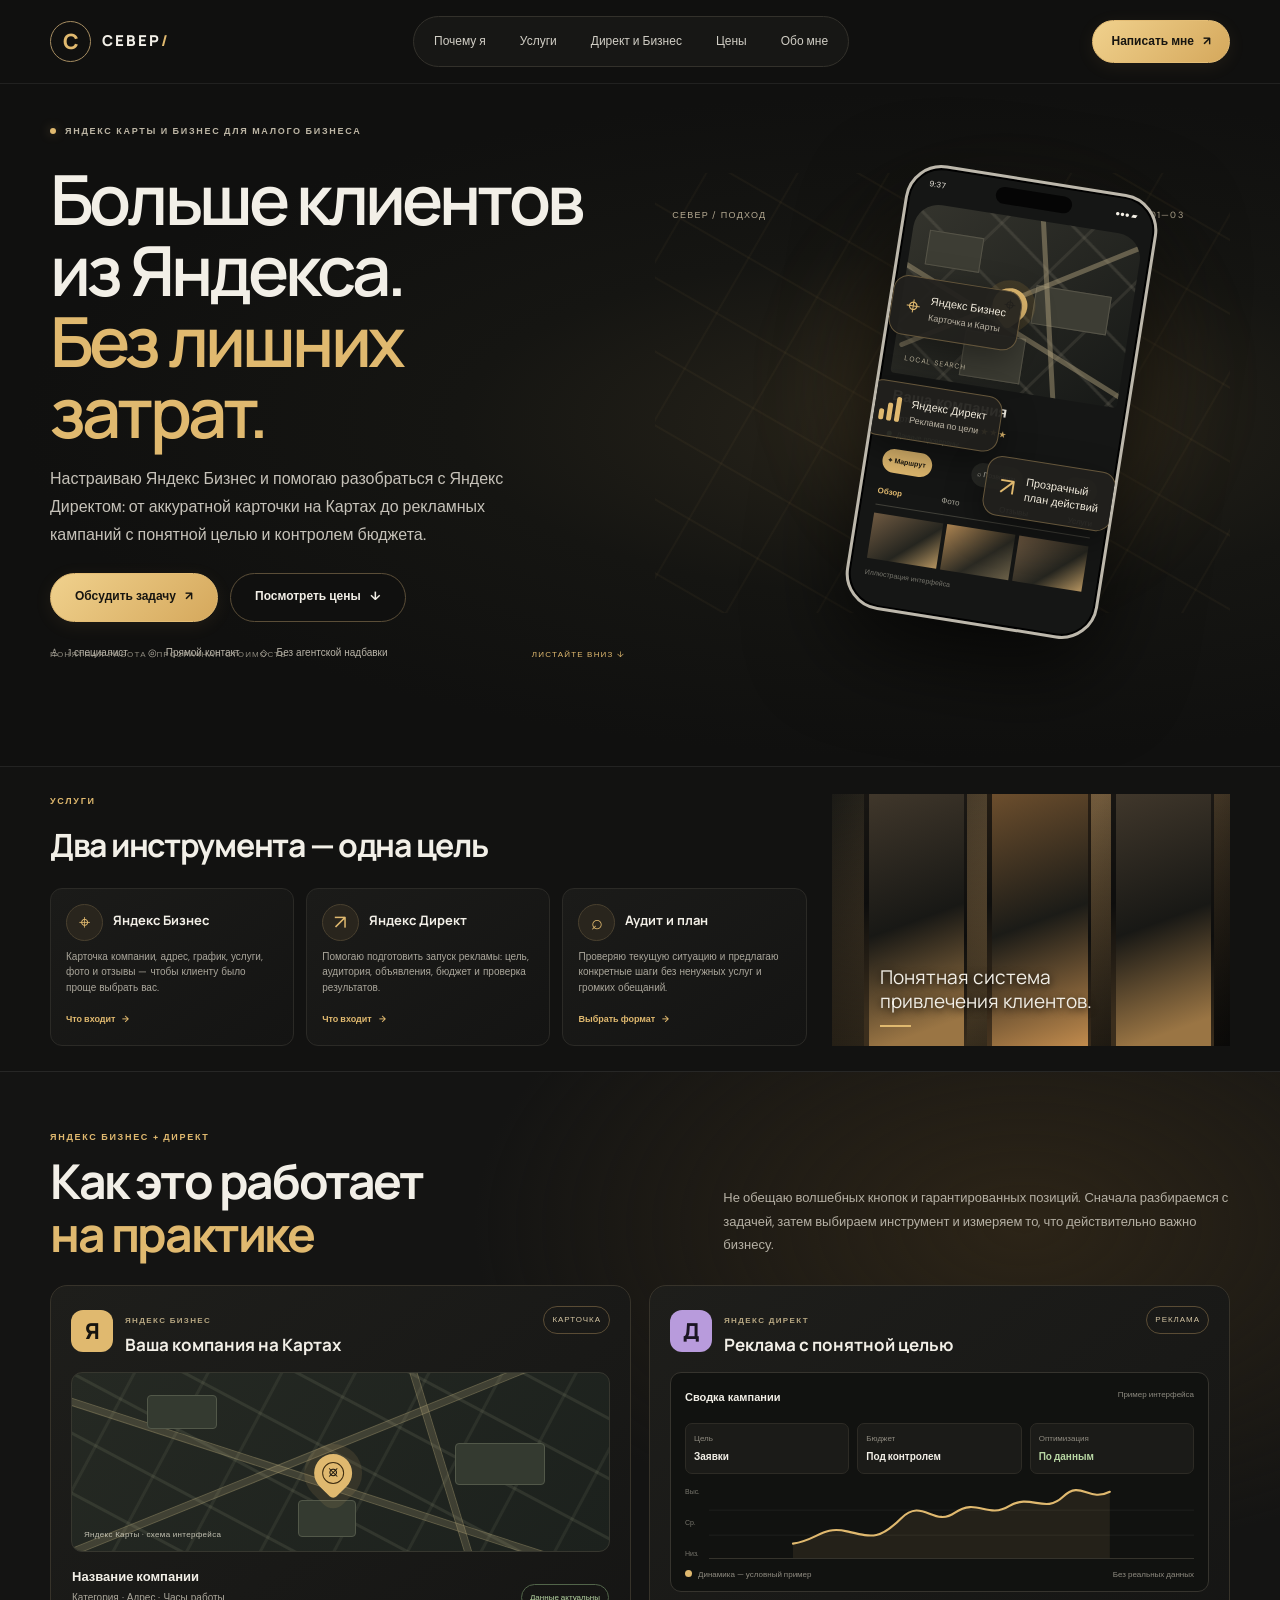
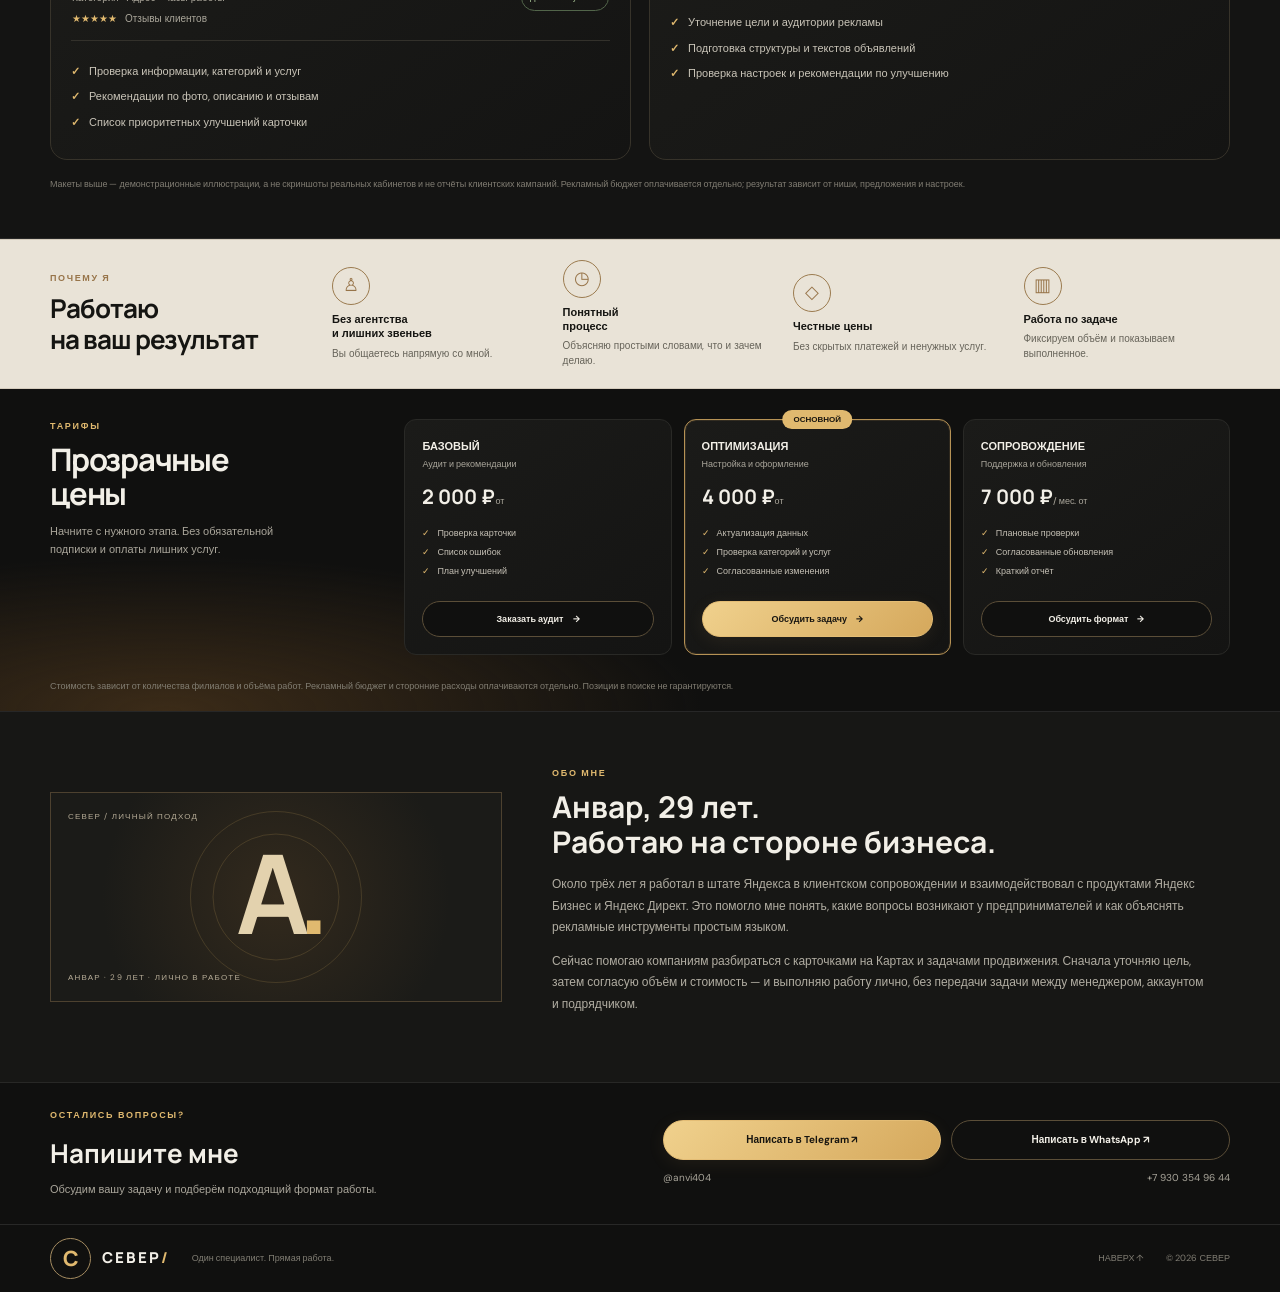
<file: index.html>
<!doctype html>
<html lang="ru">
<head>
<meta charset="utf-8"><meta name="viewport" content="width=device-width, initial-scale=1">
<meta name="theme-color" content="#10100f"><meta name="description" content="СЕВЕР — аудит и оптимизация Яндекс Карт и Бизнеса напрямую со специалистом.">
<title>СЕВЕР — Яндекс Карты и Бизнес</title>
<link rel="preconnect" href="https://fonts.googleapis.com"><link rel="preconnect" href="https://fonts.gstatic.com" crossorigin>
<link href="https://fonts.googleapis.com/css2?family=DM+Sans:wght@400;500;600;700&family=Manrope:wght@400;500;600;700;800&display=swap" rel="stylesheet"><link rel="stylesheet" href="styles.css">
</head><body>
<header class="header"><div class="wrap header-inner">
<a class="logo" href="#top"><span class="logo-symbol">С</span><span class="logo-word">СЕВЕР<span>/</span></span></a>
<button class="menu-toggle" aria-label="Открыть меню" aria-expanded="false"><span></span><span></span></button>
<nav class="nav"><a href="#why">Почему я</a><a href="#services">Услуги</a><a href="#products">Директ и Бизнес</a><a href="#prices">Цены</a><a href="#about">Обо мне</a></nav>
<a class="btn btn-gold btn-header" href="https://t.me/anvi404" target="_blank" rel="noopener noreferrer">Написать мне <span>↗</span></a>
</div></header>
<main id="top">
<section class="hero"><div class="wrap hero-wrap"><div class="hero-grid">
<div class="hero-copy"><div class="eyebrow"><span></span> ЯНДЕКС КАРТЫ И БИЗНЕС ДЛЯ МАЛОГО БИЗНЕСА</div>
<h1>Больше клиентов<br>из Яндекса.<br><em>Без лишних затрат.</em></h1>
<p>Настраиваю Яндекс Бизнес и помогаю разобраться с Яндекс Директом: от аккуратной карточки на Картах до рекламных кампаний с понятной целью и контролем бюджета.</p>
<div class="hero-actions"><a class="btn btn-gold" href="https://t.me/anvi404" target="_blank" rel="noopener noreferrer">Обсудить задачу <span>↗</span></a><a class="btn btn-ghost" href="#prices">Посмотреть цены <span>↓</span></a></div>
<div class="hero-meta"><span>♙ &nbsp; 1 специалист</span><span>◎ &nbsp; Прямой контакт</span><span>◇ &nbsp; Без агентской надбавки</span></div></div>
<div class="hero-visual"><div class="city-glow"></div><div class="city-grid"></div><div class="visual-caption"><span>СЕВЕР / ПОДХОД</span><span>01—03</span></div>
<div class="phone"><div class="phone-island"></div><div class="phone-status"><span>9:37</span><span>●●● ▰</span></div>
<div class="phone-map"><div class="map-block block-a"></div><div class="map-block block-b"></div><div class="map-block block-c"></div><div class="map-street st-a"></div><div class="map-street st-b"></div><div class="map-street st-c"></div><div class="phone-pin"><span>⌖</span></div><span class="map-small-label">LOCAL SEARCH</span></div>
<div class="phone-info"><h3>Ваша компания</h3><div class="rating">Карточка бизнеса <span>★★★★★</span></div><div class="open-line"><i></i> Данные проверены</div><div class="phone-actions"><b>⌖ Маршрут</b><span>⌕ Позвонить</span><span>↗ Сайт</span></div><div class="phone-tabs"><b>Обзор</b><span>Фото</span><span>Отзывы</span><span>Услуги</span></div><div class="photo-row"><div></div><div></div><div></div></div><p class="phone-disclaimer">Иллюстрация интерфейса</p></div>
<div class="float-card float-clients"><span class="float-icon">⌖</span><span>Яндекс Бизнес<br><small>Карточка и Карты</small></span></div><div class="float-card float-growth"><span class="bars"><i></i><i></i><i></i></span><span>Яндекс Директ<br><small>Реклама по цели</small></span></div><div class="float-card float-result"><span>↗</span><span>Прозрачный<br>план действий</span></div></div></div>
<div class="hero-bottom"><span>ПОНЯТНАЯ РАБОТА · ПРОЗРАЧНАЯ СТОИМОСТЬ</span><a href="#services">ЛИСТАЙТЕ ВНИЗ ↓</a></div></div></section>
<section class="services-section" id="services"><div class="wrap services-layout"><div class="services-left"><div class="section-kicker">УСЛУГИ</div><h2>Два инструмента — одна цель</h2><div class="service-cards">
<article class="service-card"><span class="service-icon">⌖</span><h3>Яндекс Бизнес</h3><p>Карточка компании, адрес, график, услуги, фото и отзывы — чтобы клиенту было проще выбрать вас.</p><a href="#products">Что входит <span>→</span></a></article>
<article class="service-card"><span class="service-icon">↗</span><h3>Яндекс Директ</h3><p>Помогаю подготовить запуск рекламы: цель, аудитория, объявления, бюджет и проверка результатов.</p><a href="#products">Что входит <span>→</span></a></article>
<article class="service-card"><span class="service-icon">⌕</span><h3>Аудит и план</h3><p>Проверяю текущую ситуацию и предлагаю конкретные шаги без ненужных услуг и громких обещаний.</p><a href="#prices">Выбрать формат <span>→</span></a></article>
</div></div><div class="services-photo"><div class="photo-window window-one"></div><div class="photo-window window-two"></div><div class="photo-window window-three"></div><div class="services-photo-caption">Понятная система<br>привлечения клиентов.<span></span></div></div></div></section>
<section class="products-section" id="products"><div class="wrap"><div class="products-heading"><div><div class="section-kicker">ЯНДЕКС БИЗНЕС + ДИРЕКТ</div><h2>Как это работает<br><em>на практике</em></h2></div><p>Не обещаю волшебных кнопок и гарантированных позиций. Сначала разбираемся с задачей, затем выбираем инструмент и измеряем то, что действительно важно бизнесу.</p></div>
<div class="product-panels">
<article class="product-panel business-panel"><div class="product-topline"><span class="product-app-icon">Я</span><div><span class="product-overline">ЯНДЕКС БИЗНЕС</span><h3>Ваша компания на Картах</h3></div><span class="product-status">КАРТОЧКА</span></div>
<div class="mock-map"><div class="mock-road road-one"></div><div class="mock-road road-two"></div><div class="mock-road road-three"></div><div class="mock-place place-one"></div><div class="mock-place place-two"></div><div class="mock-place place-three"></div><span class="mock-pin">⌖</span><div class="mock-map-label">Яндекс Карты · схема интерфейса</div></div>
<div class="mock-business-info"><div><h4>Название компании</h4><p>Категория · Адрес · Часы работы</p><div class="mock-stars">★★★★★ <span>Отзывы клиентов</span></div></div><span class="mock-open">Данные актуальны</span></div>
<ul class="product-list"><li>Проверка информации, категорий и услуг</li><li>Рекомендации по фото, описанию и отзывам</li><li>Список приоритетных улучшений карточки</li></ul></article>
<article class="product-panel direct-panel"><div class="product-topline"><span class="product-app-icon direct-icon">Д</span><div><span class="product-overline">ЯНДЕКС ДИРЕКТ</span><h3>Реклама с понятной целью</h3></div><span class="product-status">РЕКЛАМА</span></div>
<div class="mock-dashboard"><div class="dashboard-header"><span>Сводка кампании</span><span class="dashboard-period">Пример интерфейса</span></div><div class="dashboard-metrics"><div><small>Цель</small><b>Заявки</b></div><div><small>Бюджет</small><b>Под контролем</b></div><div><small>Оптимизация</small><b class="metric-good">По данным</b></div></div><div class="chart-area"><div class="chart-y"><span>Выс.</span><span>Ср.</span><span>Низ.</span></div><svg viewBox="0 0 440 100" role="img" aria-label="Иллюстративный график динамики"><path d="M0 80 C35 75 40 55 75 63 S120 75 150 45 S195 58 225 37 S270 46 300 28 S350 39 375 15 S410 23 440 8" fill="none" stroke="#e0b96f" stroke-width="3" stroke-linecap="round"/><path d="M0 80 C35 75 40 55 75 63 S120 75 150 45 S195 58 225 37 S270 46 300 28 S350 39 375 15 S410 23 440 8 L440 100 L0 100Z" fill="#e0b96f" opacity=".09"/></svg></div><div class="dashboard-legend"><span><i></i> Динамика — условный пример</span><span>Без реальных данных</span></div></div>
<ul class="product-list"><li>Уточнение цели и аудитории рекламы</li><li>Подготовка структуры и текстов объявлений</li><li>Проверка настроек и рекомендации по улучшению</li></ul></article>
</div><p class="products-note">Макеты выше — демонстрационные иллюстрации, а не скриншоты реальных кабинетов и не отчёты клиентских кампаний. Рекламный бюджет оплачивается отдельно; результат зависит от ниши, предложения и настроек.</p></div></section>
<section class="why-strip" id="why"><div class="wrap why-layout"><h2><span>ПОЧЕМУ Я</span>Работаю<br>на ваш результат</h2><div class="why-item"><span class="why-icon">♙</span><h3>Без агентства<br>и лишних звеньев</h3><p>Вы общаетесь напрямую со мной.</p></div><div class="why-item"><span class="why-icon">◷</span><h3>Понятный<br>процесс</h3><p>Объясняю простыми словами, что и зачем делаю.</p></div><div class="why-item"><span class="why-icon">◇</span><h3>Честные цены</h3><p>Без скрытых платежей и ненужных услуг.</p></div><div class="why-item"><span class="why-icon">▥</span><h3>Работа по задаче</h3><p>Фиксируем объём и показываем выполненное.</p></div></div></section>
<section class="pricing-section" id="prices"><div class="wrap pricing-layout"><div class="pricing-intro"><div class="section-kicker">ТАРИФЫ</div><h2>Прозрачные<br>цены</h2><p>Начните с нужного этапа. Без обязательной подписки и оплаты лишних услуг.</p></div><div class="price-cards">
<article class="price-card"><span class="price-label">БАЗОВЫЙ</span><p class="price-desc">Аудит и рекомендации</p><div class="price">2 000 ₽<small>от</small></div><ul><li>Проверка карточки</li><li>Список ошибок</li><li>План улучшений</li></ul><a class="btn btn-outline" href="https://t.me/anvi404" target="_blank" rel="noopener noreferrer">Заказать аудит <span>→</span></a></article>
<article class="price-card price-featured"><span class="popular">ОСНОВНОЙ</span><span class="price-label">ОПТИМИЗАЦИЯ</span><p class="price-desc">Настройка и оформление</p><div class="price">4 000 ₽<small>от</small></div><ul><li>Актуализация данных</li><li>Проверка категорий и услуг</li><li>Согласованные изменения</li></ul><a class="btn btn-gold" href="https://t.me/anvi404" target="_blank" rel="noopener noreferrer">Обсудить задачу <span>→</span></a></article>
<article class="price-card"><span class="price-label">СОПРОВОЖДЕНИЕ</span><p class="price-desc">Поддержка и обновления</p><div class="price">7 000 ₽<small>/ мес. от</small></div><ul><li>Плановые проверки</li><li>Согласованные обновления</li><li>Краткий отчёт</li></ul><a class="btn btn-outline" href="https://t.me/anvi404" target="_blank" rel="noopener noreferrer">Обсудить формат <span>→</span></a></article></div></div><div class="wrap pricing-note">Стоимость зависит от количества филиалов и объёма работ. Рекламный бюджет и сторонние расходы оплачиваются отдельно. Позиции в поиске не гарантируются.</div></section>
<section class="about-section" id="about"><div class="wrap about-layout"><div class="about-mark"><span>СЕВЕР / ЛИЧНЫЙ ПОДХОД</span><b>А<span>.</span></b><small>АНВАР · 29 ЛЕТ · ЛИЧНО В РАБОТЕ</small></div><div class="about-copy"><div class="section-kicker">ОБО МНЕ</div><h2>Анвар, 29 лет.<br>Работаю на стороне бизнеса.</h2><p>Около трёх лет я работал в штате Яндекса в клиентском сопровождении и взаимодействовал с продуктами Яндекс Бизнес и Яндекс Директ. Это помогло мне понять, какие вопросы возникают у предпринимателей и как объяснять рекламные инструменты простым языком.</p><p>Сейчас помогаю компаниям разбираться с карточками на Картах и задачами продвижения. Сначала уточняю цель, затем согласую объём и стоимость — и выполняю работу лично, без передачи задачи между менеджером, аккаунтом и подрядчиком.</p></div></div></section>
<section class="contact-section"><div class="wrap contact-layout"><div><div class="section-kicker">ОСТАЛИСЬ ВОПРОСЫ?</div><h2>Напишите мне</h2><p>Обсудим вашу задачу и подберём подходящий формат работы.</p></div><div class="contact-buttons"><a class="btn btn-gold" href="https://t.me/anvi404" target="_blank" rel="noopener noreferrer">Написать в Telegram ↗</a><a class="btn btn-outline" href="https://wa.me/79303549644" target="_blank" rel="noopener noreferrer">Написать в WhatsApp ↗</a><div class="contact-social"><span>@anvi404</span><span>+7 930 354 96 44</span></div></div></div></section>
</main><footer class="footer"><div class="wrap footer-inner"><a class="logo" href="#top"><span class="logo-symbol">С</span><span class="logo-word">СЕВЕР<span>/</span></span></a><span>Один специалист. Прямая работа.</span><a href="#top">НАВЕРХ ↑</a><span>© <span id="year"></span> СЕВЕР</span></div></footer><script src="script.js"></script></body></html>
</file>
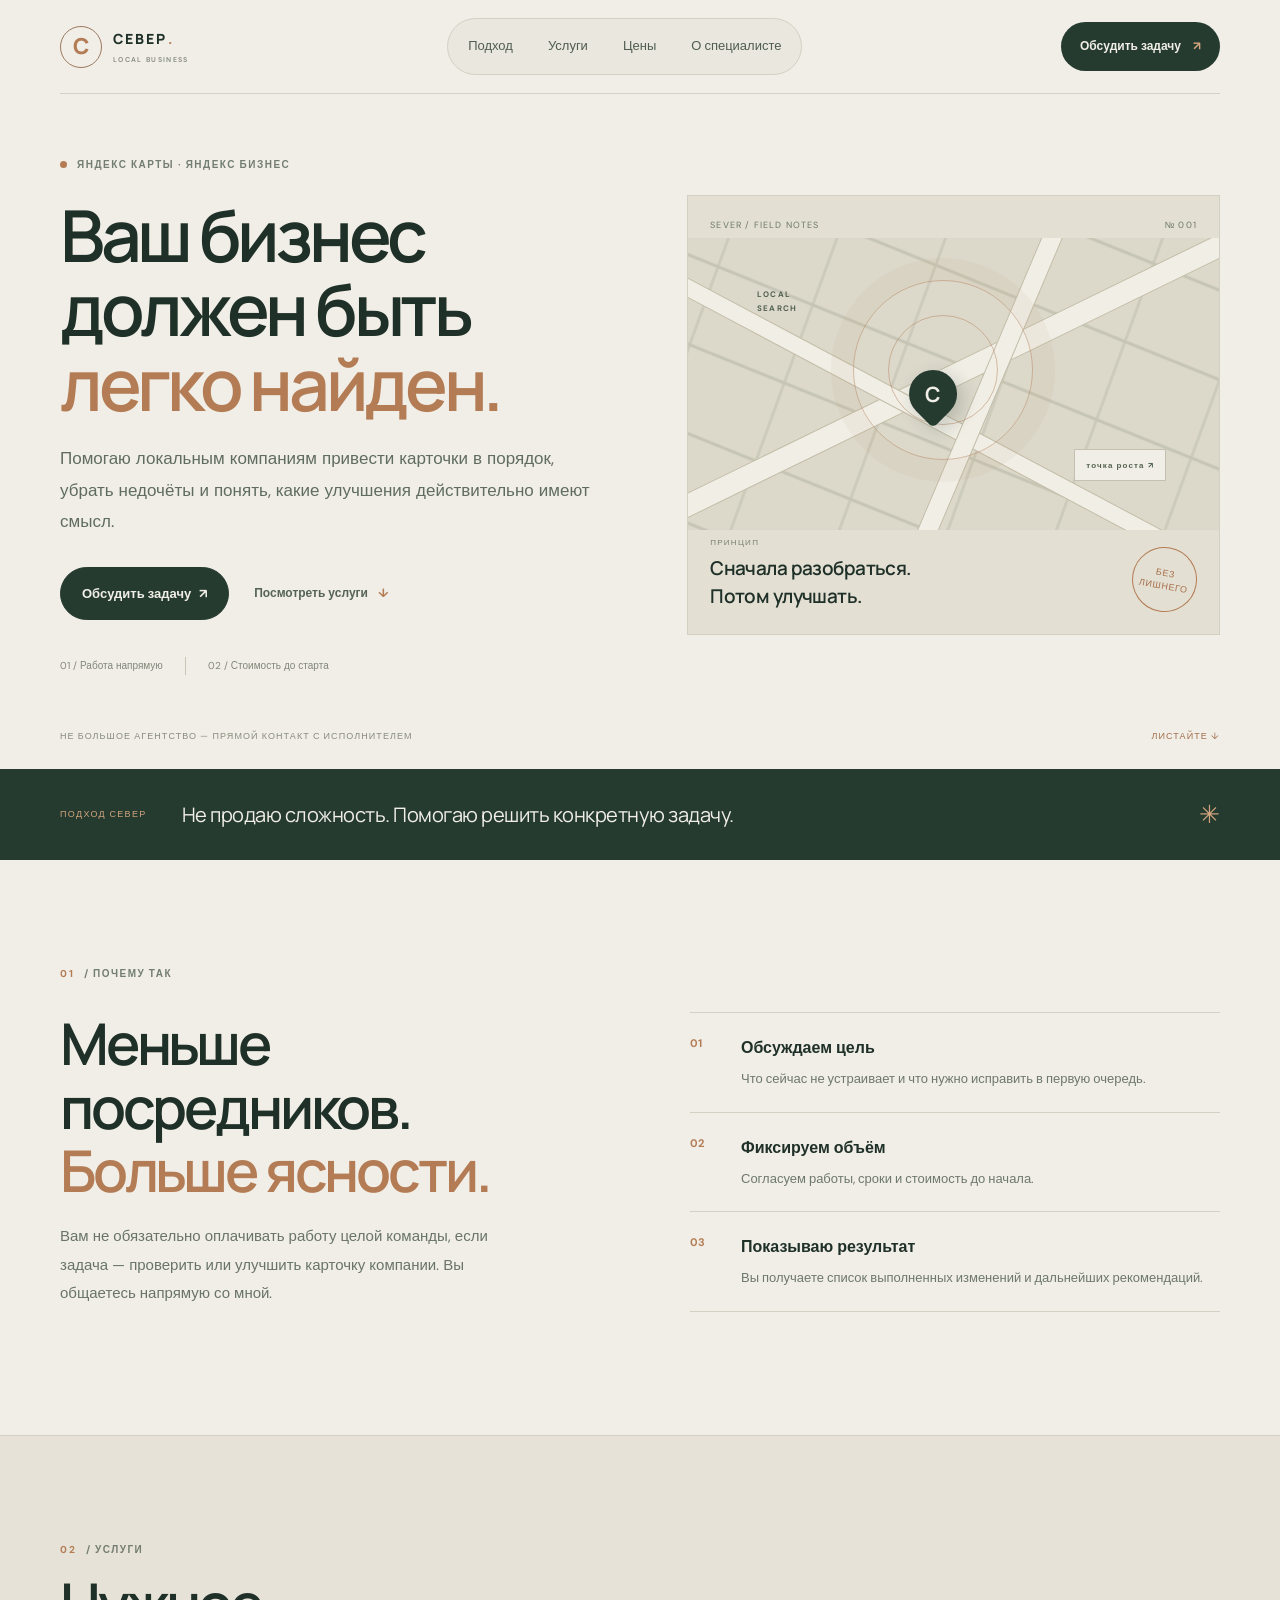
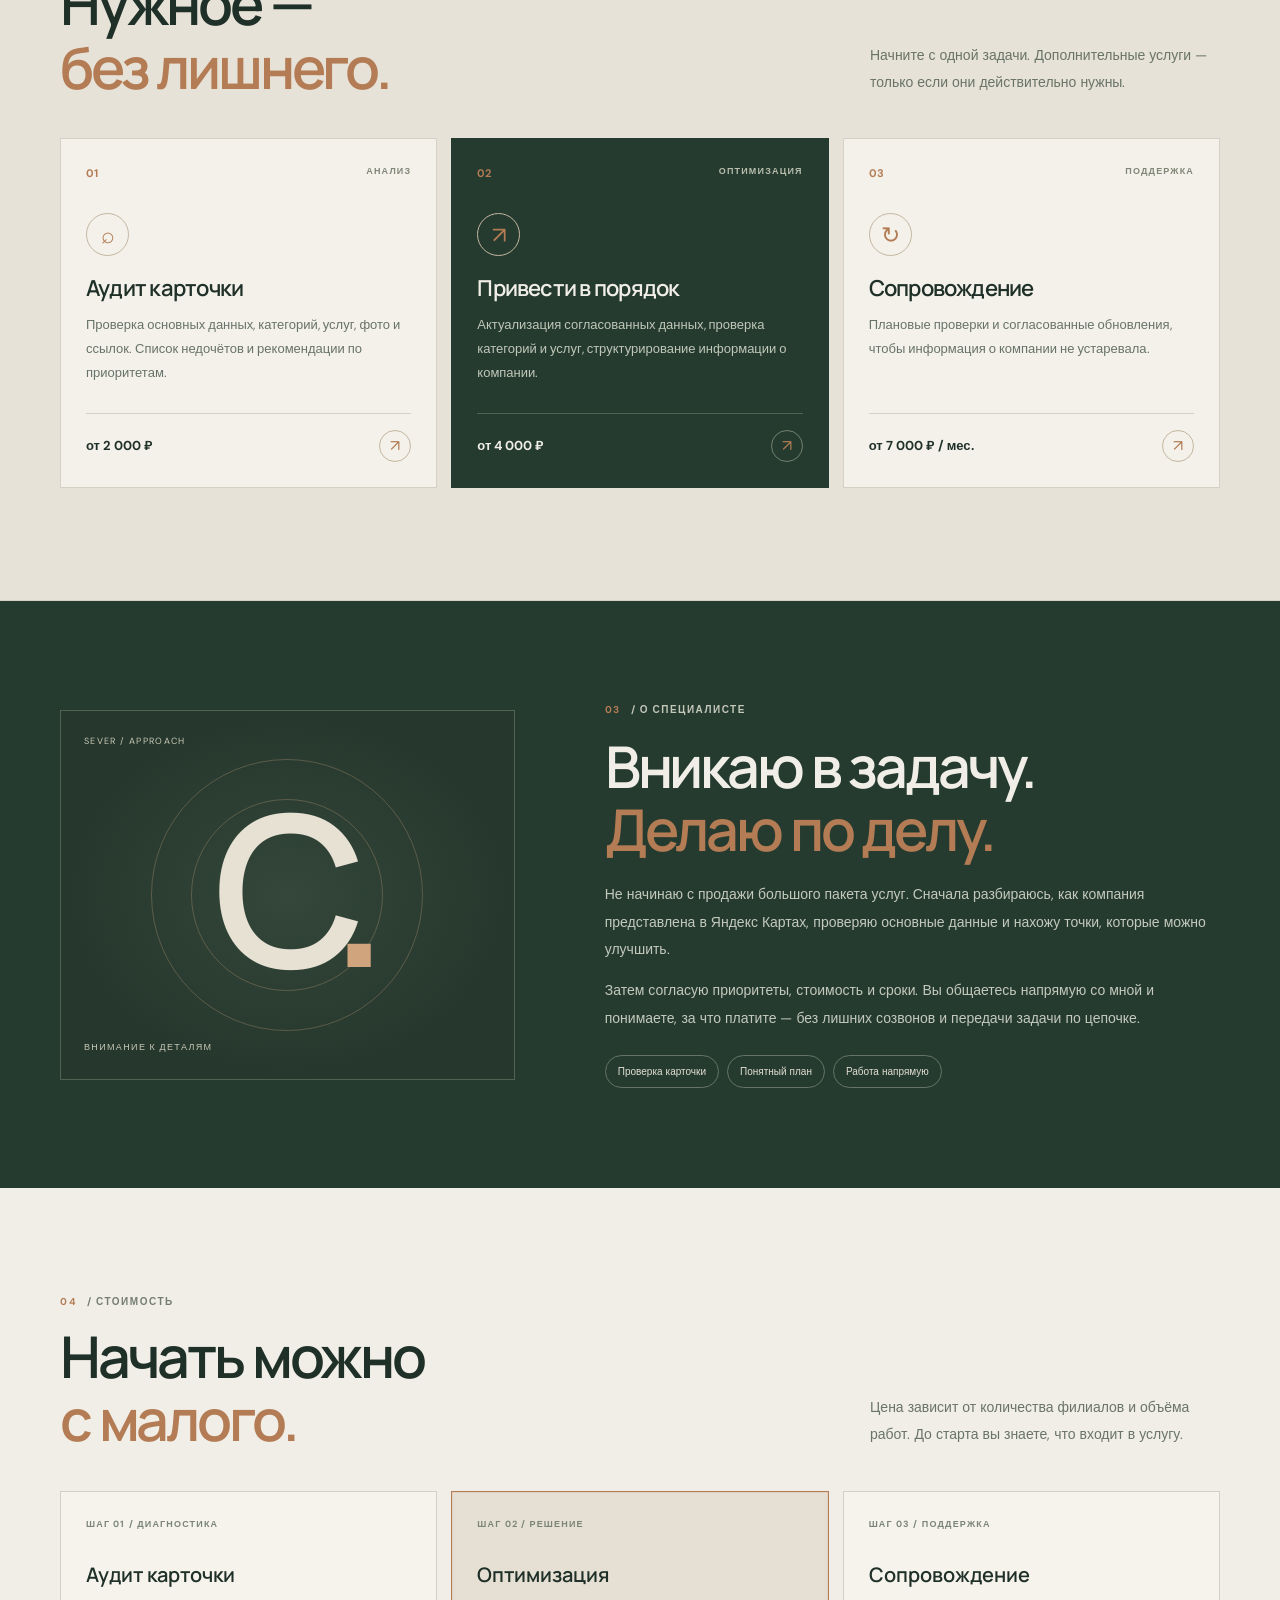
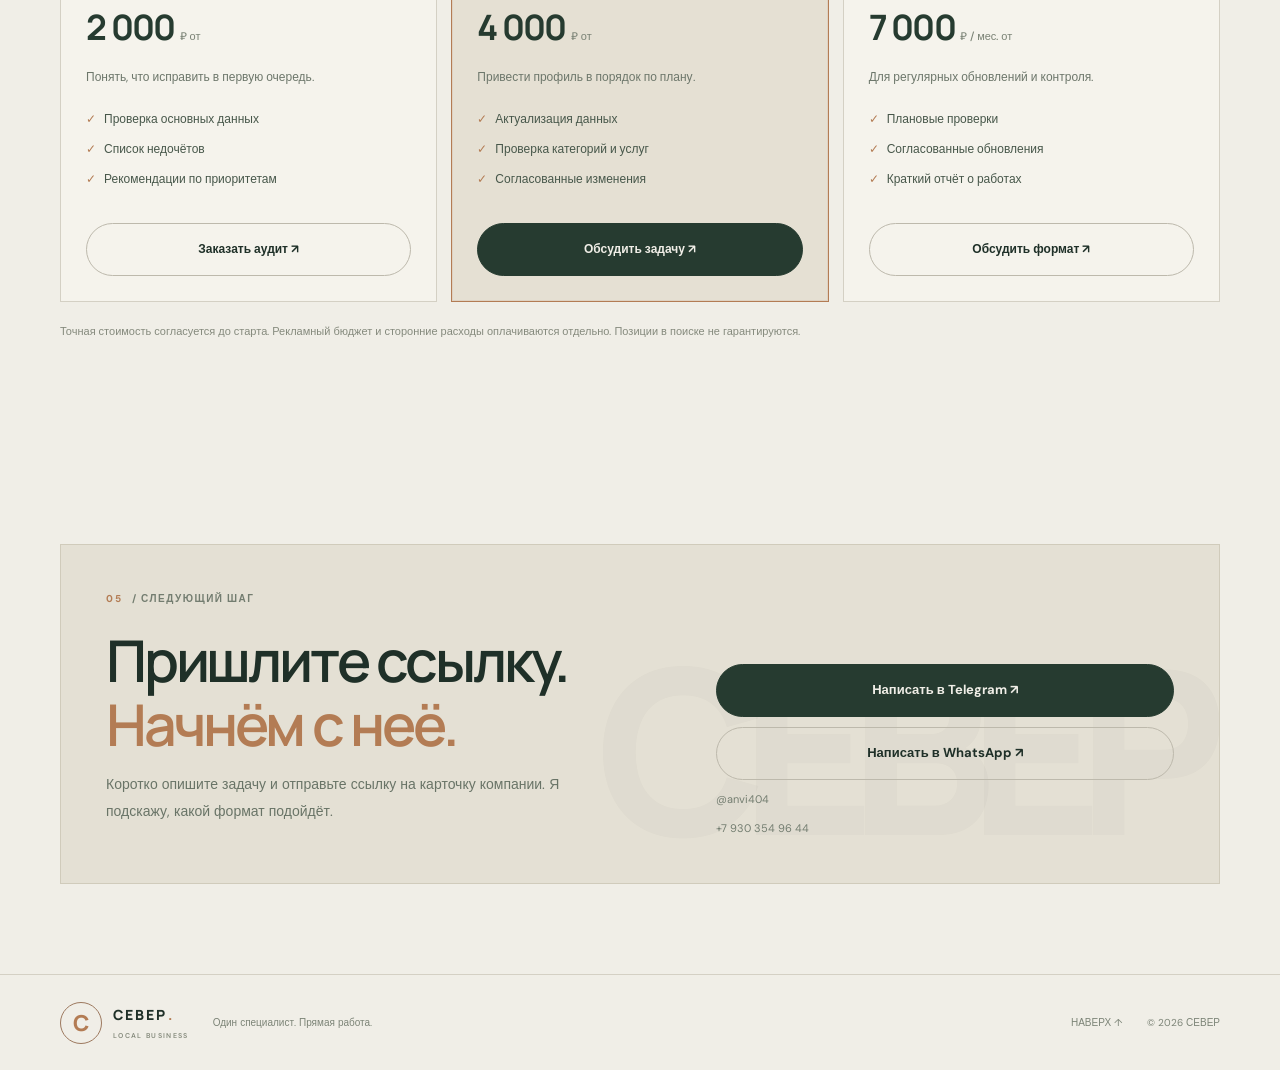
<file: concept-2/index.html>
<!doctype html>
<html lang="ru">
<head>
<meta charset="utf-8">
<meta name="viewport" content="width=device-width, initial-scale=1">
<meta name="theme-color" content="#f0eee7">
<meta name="description" content="СЕВЕР — аудит и оптимизация карточек компаний в Яндекс Картах и Бизнесе. Прямая работа со специалистом, ясный план и фиксируемая стоимость.">
<title>СЕВЕР — локальный поиск без лишнего</title>
<link rel="preconnect" href="https://fonts.googleapis.com">
<link rel="preconnect" href="https://fonts.gstatic.com" crossorigin>
<link href="https://fonts.googleapis.com/css2?family=DM+Sans:wght@400;500;600;700&family=Manrope:wght@400;500;600;700;800&display=swap" rel="stylesheet">
<link rel="stylesheet" href="styles.css">
</head>
<body>
<header class="header">
  <a class="logo" href="#top"><span class="logo-symbol">С</span><span>СЕВЕР<span class="logo-dot">.</span><small>LOCAL BUSINESS</small></span></a>
  <button class="menu-button" aria-label="Открыть меню" aria-expanded="false"><i></i><i></i></button>
  <nav class="nav"><a href="#approach">Подход</a><a href="#services">Услуги</a><a href="#prices">Цены</a><a href="#about">О специалисте</a></nav>
  <a class="header-link" href="https://t.me/anvi404" target="_blank" rel="noopener">Обсудить задачу <span>↗</span></a>
</header>
<main id="top">
  <section class="hero wrap">
    <div class="hero-main">
      <div class="eyebrow"><span></span> ЯНДЕКС КАРТЫ · ЯНДЕКС БИЗНЕС</div>
      <h1>Ваш бизнес<br>должен быть<br><em>легко найден.</em></h1>
      <p class="lead">Помогаю локальным компаниям привести карточки в порядок, убрать недочёты и понять, какие улучшения действительно имеют смысл.</p>
      <div class="hero-buttons"><a class="btn btn-dark" href="https://t.me/anvi404" target="_blank" rel="noopener">Обсудить задачу <span>↗</span></a><a class="text-link" href="#services">Посмотреть услуги <span>↓</span></a></div>
      <div class="hero-meta"><span>01 / Работа напрямую</span><span>02 / Стоимость до старта</span></div>
    </div>
    <aside class="hero-card">
      <div class="card-head"><span>SEVER / FIELD NOTES</span><span>№ 001</span></div>
      <div class="map-art" aria-hidden="true"><div class="map-road road-one"></div><div class="map-road road-two"></div><div class="map-road road-three"></div><div class="map-circle circle-one"></div><div class="map-circle circle-two"></div><div class="map-pin"><span>С</span></div><div class="map-label label-one">LOCAL<br>SEARCH</div><div class="map-label label-two">точка роста ↗</div></div>
      <div class="card-foot"><div><small>ПРИНЦИП</small><strong>Сначала разобраться.<br>Потом улучшать.</strong></div><span class="stamp">БЕЗ<br>ЛИШНЕГО</span></div>
    </aside>
    <div class="hero-bottom"><span>НЕ БОЛЬШОЕ АГЕНТСТВО — ПРЯМОЙ КОНТАКТ С ИСПОЛНИТЕЛЕМ</span><a href="#approach">ЛИСТАЙТЕ ↓</a></div>
  </section>
  <section class="intro-band"><div class="wrap band-inner"><span>ПОДХОД СЕВЕР</span><p>Не продаю сложность. Помогаю решить конкретную задачу.</p><span class="band-mark">✳</span></div></section>
  <section class="section wrap" id="approach">
    <div class="section-label"><span>01</span> / ПОЧЕМУ ТАК</div>
    <div class="two-col"><div><h2>Меньше посредников.<br><em>Больше ясности.</em></h2><p class="subtext">Вам не обязательно оплачивать работу целой команды, если задача — проверить или улучшить карточку компании. Вы общаетесь напрямую со мной.</p></div>
    <div class="principles"><article><span>01</span><div><h3>Обсуждаем цель</h3><p>Что сейчас не устраивает и что нужно исправить в первую очередь.</p></div></article><article><span>02</span><div><h3>Фиксируем объём</h3><p>Согласуем работы, сроки и стоимость до начала.</p></div></article><article><span>03</span><div><h3>Показываю результат</h3><p>Вы получаете список выполненных изменений и дальнейших рекомендаций.</p></div></article></div></div>
  </section>
  <section class="services" id="services"><div class="wrap section">
    <div class="section-top"><div><div class="section-label"><span>02</span> / УСЛУГИ</div><h2>Нужное —<br><em>без лишнего.</em></h2></div><p>Начните с одной задачи. Дополнительные услуги — только если они действительно нужны.</p></div>
    <div class="service-grid">
      <article class="service"><div class="service-number">01 <span>АНАЛИЗ</span></div><div class="service-glyph">⌕</div><h3>Аудит карточки</h3><p>Проверка основных данных, категорий, услуг, фото и ссылок. Список недочётов и рекомендации по приоритетам.</p><div class="service-bottom"><strong>от 2 000 ₽</strong><a href="#prices">↗</a></div></article>
      <article class="service featured"><div class="service-number">02 <span>ОПТИМИЗАЦИЯ</span></div><div class="service-glyph">↗</div><h3>Привести в порядок</h3><p>Актуализация согласованных данных, проверка категорий и услуг, структурирование информации о компании.</p><div class="service-bottom"><strong>от 4 000 ₽</strong><a href="#prices">↗</a></div></article>
      <article class="service"><div class="service-number">03 <span>ПОДДЕРЖКА</span></div><div class="service-glyph">↻</div><h3>Сопровождение</h3><p>Плановые проверки и согласованные обновления, чтобы информация о компании не устаревала.</p><div class="service-bottom"><strong>от 7 000 ₽ / мес.</strong><a href="#prices">↗</a></div></article>
    </div>
  </div></section>
  <section class="about" id="about"><div class="wrap about-grid"><div class="about-art"><span>SEVER / APPROACH</span><div class="about-big">С<span>.</span></div><div class="about-caption">ВНИМАНИЕ К ДЕТАЛЯМ</div></div><div class="about-text"><div class="section-label"><span>03</span> / О СПЕЦИАЛИСТЕ</div><h2>Вникаю в задачу.<br><em>Делаю по делу.</em></h2><p>Не начинаю с продажи большого пакета услуг. Сначала разбираюсь, как компания представлена в Яндекс Картах, проверяю основные данные и нахожу точки, которые можно улучшить.</p><p>Затем согласую приоритеты, стоимость и сроки. Вы общаетесь напрямую со мной и понимаете, за что платите — без лишних созвонов и передачи задачи по цепочке.</p><div class="chips"><span>Проверка карточки</span><span>Понятный план</span><span>Работа напрямую</span></div></div></div></section>
  <section class="section wrap" id="prices"><div class="section-top"><div><div class="section-label"><span>04</span> / СТОИМОСТЬ</div><h2>Начать можно<br><em>с малого.</em></h2></div><p>Цена зависит от количества филиалов и объёма работ. До старта вы знаете, что входит в услугу.</p></div>
    <div class="price-grid"><article class="price"><span class="price-kicker">ШАГ 01 / ДИАГНОСТИКА</span><h3>Аудит карточки</h3><div class="amount">2 000 <small>₽ от</small></div><p>Понять, что исправить в первую очередь.</p><ul><li>Проверка основных данных</li><li>Список недочётов</li><li>Рекомендации по приоритетам</li></ul><a class="btn btn-outline" href="https://t.me/anvi404" target="_blank" rel="noopener">Заказать аудит ↗</a></article>
    <article class="price price-featured"><span class="price-kicker">ШАГ 02 / РЕШЕНИЕ</span><h3>Оптимизация</h3><div class="amount">4 000 <small>₽ от</small></div><p>Привести профиль в порядок по плану.</p><ul><li>Актуализация данных</li><li>Проверка категорий и услуг</li><li>Согласованные изменения</li></ul><a class="btn btn-dark" href="https://t.me/anvi404" target="_blank" rel="noopener">Обсудить задачу ↗</a></article>
    <article class="price"><span class="price-kicker">ШАГ 03 / ПОДДЕРЖКА</span><h3>Сопровождение</h3><div class="amount">7 000 <small>₽ / мес. от</small></div><p>Для регулярных обновлений и контроля.</p><ul><li>Плановые проверки</li><li>Согласованные обновления</li><li>Краткий отчёт о работах</li></ul><a class="btn btn-outline" href="https://t.me/anvi404" target="_blank" rel="noopener">Обсудить формат ↗</a></article></div>
    <p class="fine-print">Точная стоимость согласуется до старта. Рекламный бюджет и сторонние расходы оплачиваются отдельно. Позиции в поиске не гарантируются.</p>
  </section>
  <section class="wrap contact-section" id="contact"><div class="contact-box"><div class="section-label"><span>05</span> / СЛЕДУЮЩИЙ ШАГ</div><div class="contact-grid"><div><h2>Пришлите ссылку.<br><em>Начнём с неё.</em></h2><p>Коротко опишите задачу и отправьте ссылку на карточку компании. Я подскажу, какой формат подойдёт.</p></div><div class="contact-links"><a class="btn btn-dark" href="https://t.me/anvi404" target="_blank" rel="noopener">Написать в Telegram ↗</a><a class="btn btn-outline" href="https://wa.me/79303549644" target="_blank" rel="noopener">Написать в WhatsApp ↗</a><span>@anvi404</span><span>+7 930 354 96 44</span></div></div><div class="contact-watermark">СЕВЕР</div></div></section>
</main>
<footer class="footer"><div class="wrap footer-inner"><a class="logo" href="#top"><span class="logo-symbol">С</span><span>СЕВЕР<span class="logo-dot">.</span><small>LOCAL BUSINESS</small></span></a><span>Один специалист. Прямая работа.</span><a href="#top">НАВЕРХ ↑</a><span>© <span id="year"></span> СЕВЕР</span></div></footer>
<script src="script.js"></script>
</body></html>
</file>
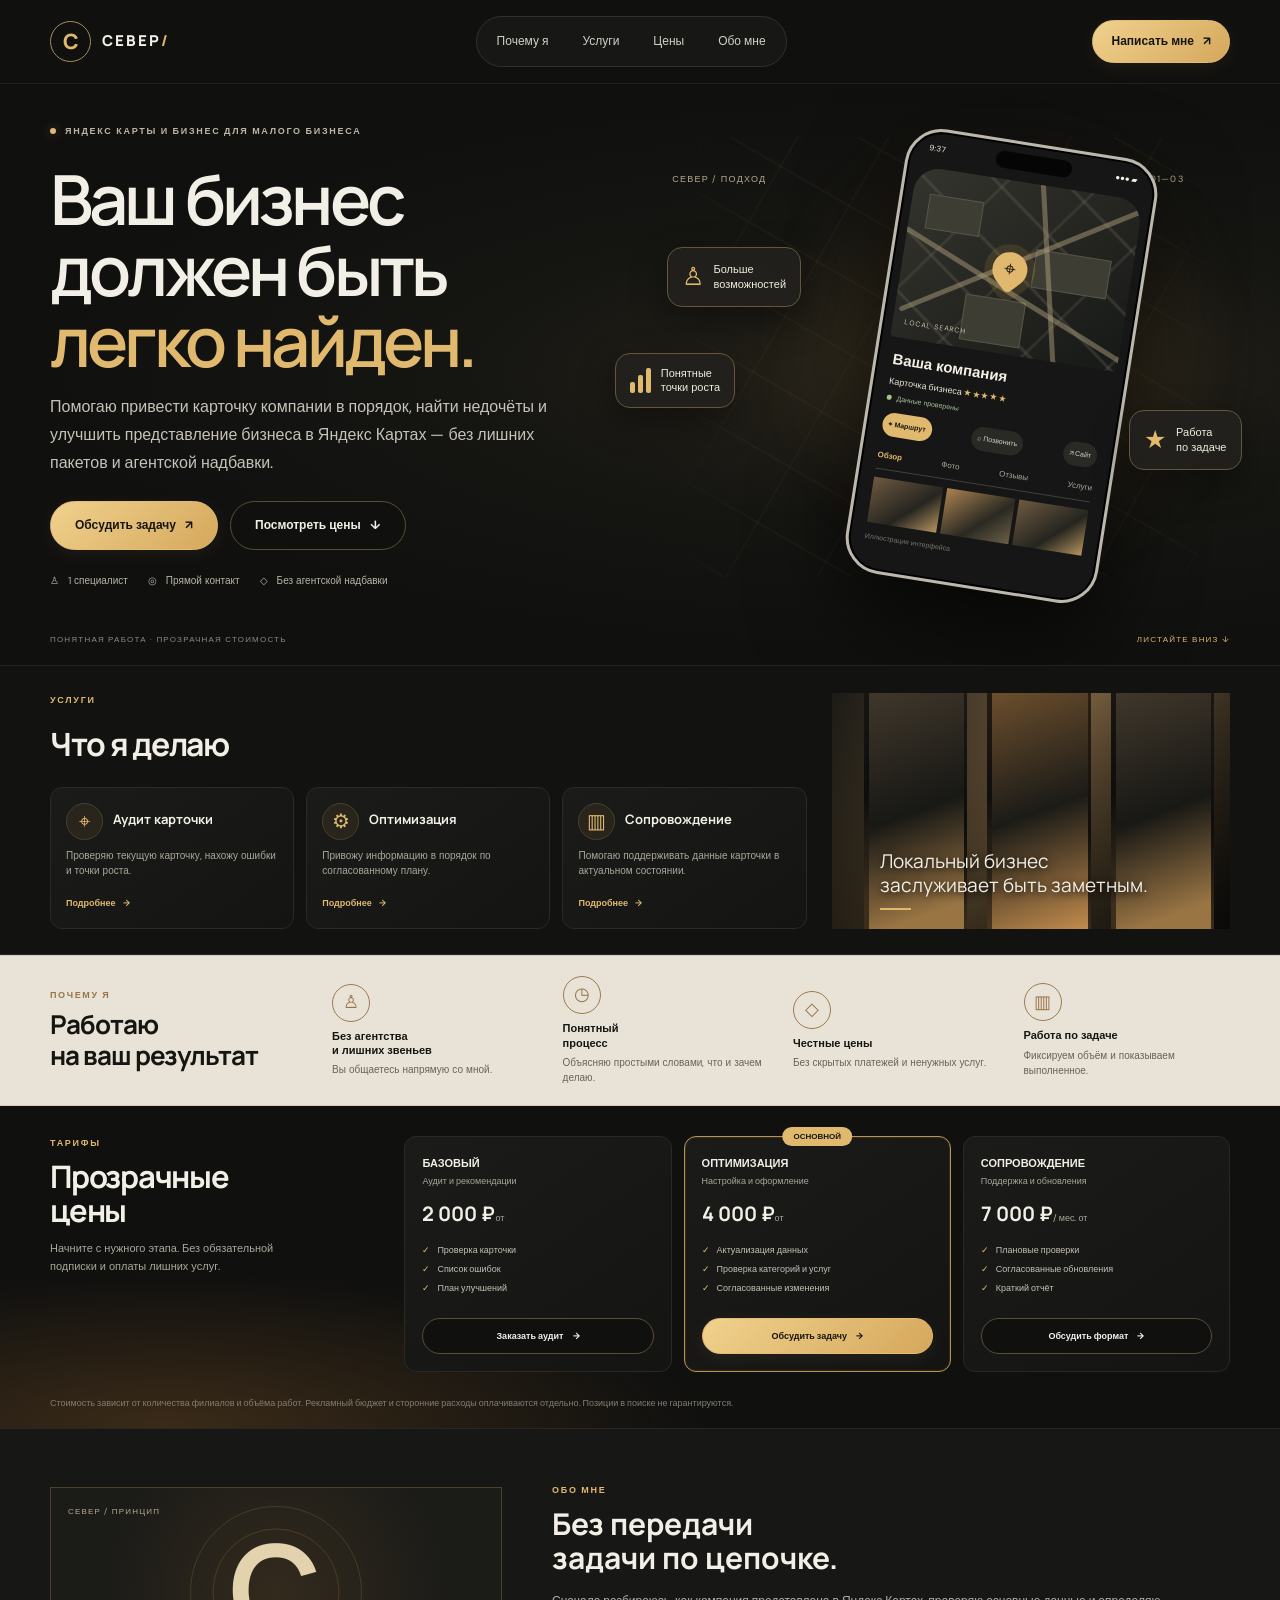
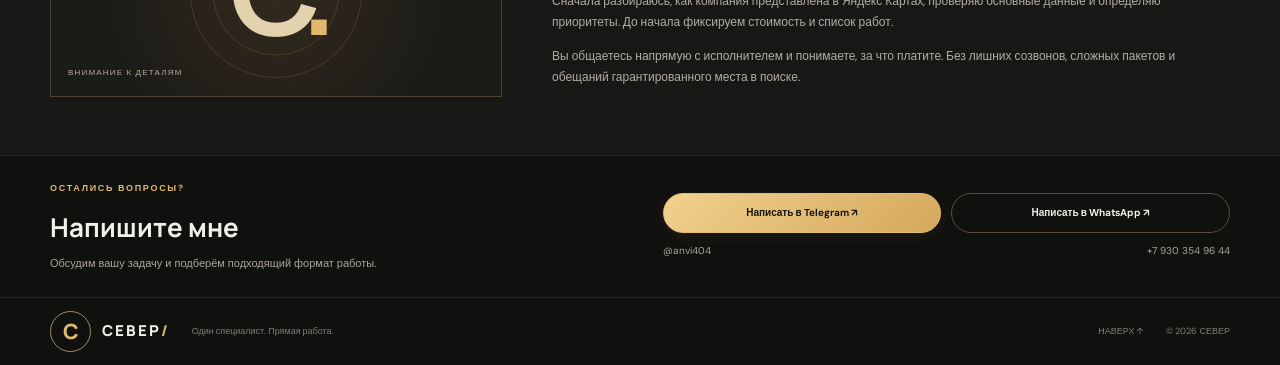
<file: reference-design/index.html>
<!doctype html>
<html lang="ru"><head>
<meta charset="utf-8"><meta name="viewport" content="width=device-width, initial-scale=1">
<meta name="theme-color" content="#10100f"><meta name="description" content="СЕВЕР — аудит и оптимизация Яндекс Карт и Бизнеса напрямую со специалистом.">
<title>СЕВЕР — Яндекс Карты и Бизнес</title>
<link rel="preconnect" href="https://fonts.googleapis.com"><link rel="preconnect" href="https://fonts.gstatic.com" crossorigin>
<link href="https://fonts.googleapis.com/css2?family=DM+Sans:wght@400;500;600;700&family=Manrope:wght@400;500;600;700;800&display=swap" rel="stylesheet"><link rel="stylesheet" href="styles.css">
</head><body>
<header class="header"><div class="wrap header-inner">
<a class="logo" href="#top"><span class="logo-symbol">С</span><span class="logo-word">СЕВЕР<span>/</span></span></a>
<button class="menu-toggle" aria-label="Открыть меню" aria-expanded="false"><span></span><span></span></button>
<nav class="nav"><a href="#why">Почему я</a><a href="#services">Услуги</a><a href="#prices">Цены</a><a href="#about">Обо мне</a></nav>
<a class="btn btn-gold btn-header" href="https://t.me/anvi404" target="_blank" rel="noopener noreferrer">Написать мне <span>↗</span></a>
</div></header>
<main id="top">
<section class="hero"><div class="wrap hero-grid">
<div class="hero-copy"><div class="eyebrow"><span></span> ЯНДЕКС КАРТЫ И БИЗНЕС ДЛЯ МАЛОГО БИЗНЕСА</div>
<h1>Ваш бизнес<br>должен быть<br><em>легко найден.</em></h1>
<p>Помогаю привести карточку компании в порядок, найти недочёты и улучшить представление бизнеса в Яндекс Картах — без лишних пакетов и агентской надбавки.</p>
<div class="hero-actions"><a class="btn btn-gold" href="https://t.me/anvi404" target="_blank" rel="noopener noreferrer">Обсудить задачу <span>↗</span></a><a class="btn btn-ghost" href="#prices">Посмотреть цены <span>↓</span></a></div>
<div class="hero-meta"><span>♙ &nbsp; 1 специалист</span><span>◎ &nbsp; Прямой контакт</span><span>◇ &nbsp; Без агентской надбавки</span></div></div>
<div class="hero-visual"><div class="city-glow"></div><div class="city-grid"></div><div class="visual-caption"><span>СЕВЕР / ПОДХОД</span><span>01—03</span></div>
<div class="phone"><div class="phone-island"></div><div class="phone-status"><span>9:37</span><span>●●● ▰</span></div>
<div class="phone-map"><div class="map-block block-a"></div><div class="map-block block-b"></div><div class="map-block block-c"></div><div class="map-street st-a"></div><div class="map-street st-b"></div><div class="map-street st-c"></div><div class="phone-pin"><span>⌖</span></div><span class="map-small-label">LOCAL SEARCH</span></div>
<div class="phone-info"><h3>Ваша компания</h3><div class="rating">Карточка бизнеса <span>★★★★★</span></div><div class="open-line"><i></i> Данные проверены</div><div class="phone-actions"><b>⌖ Маршрут</b><span>⌕ Позвонить</span><span>↗ Сайт</span></div><div class="phone-tabs"><b>Обзор</b><span>Фото</span><span>Отзывы</span><span>Услуги</span></div><div class="photo-row"><div></div><div></div><div></div></div><p class="phone-disclaimer">Иллюстрация интерфейса</p></div></div>
<div class="float-card float-clients"><span class="float-icon">♙</span><span>Больше<br>возможностей</span></div><div class="float-card float-growth"><span class="bars"><i></i><i></i><i></i></span><span>Понятные<br>точки роста</span></div><div class="float-card float-result"><span>★</span><span>Работа<br>по задаче</span></div></div>
<div class="hero-bottom"><span>ПОНЯТНАЯ РАБОТА · ПРОЗРАЧНАЯ СТОИМОСТЬ</span><a href="#services">ЛИСТАЙТЕ ВНИЗ ↓</a></div></div></section>
<section class="services-section" id="services"><div class="wrap services-layout"><div class="services-left"><div class="section-kicker">УСЛУГИ</div><h2>Что я делаю</h2><div class="service-cards">
<article class="service-card"><span class="service-icon">⌖</span><h3>Аудит карточки</h3><p>Проверяю текущую карточку, нахожу ошибки и точки роста.</p><a href="#prices">Подробнее <span>→</span></a></article>
<article class="service-card"><span class="service-icon">⚙</span><h3>Оптимизация</h3><p>Привожу информацию в порядок по согласованному плану.</p><a href="#prices">Подробнее <span>→</span></a></article>
<article class="service-card"><span class="service-icon">▥</span><h3>Сопровождение</h3><p>Помогаю поддерживать данные карточки в актуальном состоянии.</p><a href="#prices">Подробнее <span>→</span></a></article>
</div></div><div class="services-photo"><div class="photo-window window-one"></div><div class="photo-window window-two"></div><div class="photo-window window-three"></div><div class="services-photo-caption">Локальный бизнес<br>заслуживает быть заметным.<span></span></div></div></div></section>
<section class="why-strip" id="why"><div class="wrap why-layout"><h2><span>ПОЧЕМУ Я</span>Работаю<br>на ваш результат</h2><div class="why-item"><span class="why-icon">♙</span><h3>Без агентства<br>и лишних звеньев</h3><p>Вы общаетесь напрямую со мной.</p></div><div class="why-item"><span class="why-icon">◷</span><h3>Понятный<br>процесс</h3><p>Объясняю простыми словами, что и зачем делаю.</p></div><div class="why-item"><span class="why-icon">◇</span><h3>Честные цены</h3><p>Без скрытых платежей и ненужных услуг.</p></div><div class="why-item"><span class="why-icon">▥</span><h3>Работа по задаче</h3><p>Фиксируем объём и показываем выполненное.</p></div></div></section>
<section class="pricing-section" id="prices"><div class="wrap pricing-layout"><div class="pricing-intro"><div class="section-kicker">ТАРИФЫ</div><h2>Прозрачные<br>цены</h2><p>Начните с нужного этапа. Без обязательной подписки и оплаты лишних услуг.</p></div><div class="price-cards">
<article class="price-card"><span class="price-label">БАЗОВЫЙ</span><p class="price-desc">Аудит и рекомендации</p><div class="price">2 000 ₽<small>от</small></div><ul><li>Проверка карточки</li><li>Список ошибок</li><li>План улучшений</li></ul><a class="btn btn-outline" href="https://t.me/anvi404" target="_blank" rel="noopener noreferrer">Заказать аудит <span>→</span></a></article>
<article class="price-card price-featured"><span class="popular">ОСНОВНОЙ</span><span class="price-label">ОПТИМИЗАЦИЯ</span><p class="price-desc">Настройка и оформление</p><div class="price">4 000 ₽<small>от</small></div><ul><li>Актуализация данных</li><li>Проверка категорий и услуг</li><li>Согласованные изменения</li></ul><a class="btn btn-gold" href="https://t.me/anvi404" target="_blank" rel="noopener noreferrer">Обсудить задачу <span>→</span></a></article>
<article class="price-card"><span class="price-label">СОПРОВОЖДЕНИЕ</span><p class="price-desc">Поддержка и обновления</p><div class="price">7 000 ₽<small>/ мес. от</small></div><ul><li>Плановые проверки</li><li>Согласованные обновления</li><li>Краткий отчёт</li></ul><a class="btn btn-outline" href="https://t.me/anvi404" target="_blank" rel="noopener noreferrer">Обсудить формат <span>→</span></a></article></div></div><div class="wrap pricing-note">Стоимость зависит от количества филиалов и объёма работ. Рекламный бюджет и сторонние расходы оплачиваются отдельно. Позиции в поиске не гарантируются.</div></section>
<section class="about-section" id="about"><div class="wrap about-layout"><div class="about-mark"><span>СЕВЕР / ПРИНЦИП</span><b>С<span>.</span></b><small>ВНИМАНИЕ К ДЕТАЛЯМ</small></div><div class="about-copy"><div class="section-kicker">ОБО МНЕ</div><h2>Без передачи<br>задачи по цепочке.</h2><p>Сначала разбираюсь, как компания представлена в Яндекс Картах, проверяю основные данные и определяю приоритеты. До начала фиксируем стоимость и список работ.</p><p>Вы общаетесь напрямую с исполнителем и понимаете, за что платите. Без лишних созвонов, сложных пакетов и обещаний гарантированного места в поиске.</p></div></div></section>
<section class="contact-section"><div class="wrap contact-layout"><div><div class="section-kicker">ОСТАЛИСЬ ВОПРОСЫ?</div><h2>Напишите мне</h2><p>Обсудим вашу задачу и подберём подходящий формат работы.</p></div><div class="contact-buttons"><a class="btn btn-gold" href="https://t.me/anvi404" target="_blank" rel="noopener noreferrer">Написать в Telegram ↗</a><a class="btn btn-outline" href="https://wa.me/79303549644" target="_blank" rel="noopener noreferrer">Написать в WhatsApp ↗</a><div class="contact-social"><span>@anvi404</span><span>+7 930 354 96 44</span></div></div></div></section>
</main><footer class="footer"><div class="wrap footer-inner"><a class="logo" href="#top"><span class="logo-symbol">С</span><span class="logo-word">СЕВЕР<span>/</span></span></a><span>Один специалист. Прямая работа.</span><a href="#top">НАВЕРХ ↑</a><span>© <span id="year"></span> СЕВЕР</span></div></footer><script src="script.js"></script></body></html>
</file>
<file: styles.css>
*{box-sizing:border-box}:root{--bg:#10100f;--panel:#181817;--cream:#f2efe7;--muted:#aca9a0;--line:#34332f;--gold:#e0b96f;--max:1180px}
html{scroll-behavior:smooth;scroll-padding-top:90px}body{margin:0;background:var(--bg);color:var(--cream);font-family:"DM Sans",Arial,sans-serif;font-size:15px;line-height:1.65;-webkit-font-smoothing:antialiased}a{color:inherit;text-decoration:none}button{font:inherit}.wrap{width:min(var(--max),calc(100% - 64px));margin-inline:auto}
.header{height:84px;border-bottom:1px solid #ffffff12;position:relative;z-index:10}.header-inner{height:100%;display:flex;align-items:center;justify-content:space-between;gap:28px}.logo{display:flex;align-items:center;gap:11px;font-family:Manrope,sans-serif;font-weight:800;font-size:15px;letter-spacing:.13em;white-space:nowrap}.logo-symbol{width:41px;height:41px;border:1px solid #a58c61;border-radius:50%;display:grid;place-items:center;color:var(--gold);font-size:21px;letter-spacing:0}.logo-word span{color:var(--gold)}.nav{display:flex;align-items:center;gap:4px;padding:5px;border:1px solid #33312b;border-radius:999px;background:#171715}.nav a{padding:10px 15px;font-size:12px;color:#d1cec5;border-radius:999px;transition:.2s}.nav a:hover{background:#2c2923;color:var(--gold)}.btn{display:inline-flex;align-items:center;justify-content:center;gap:9px;min-height:48px;padding:13px 21px;border-radius:999px;font-size:12px;font-weight:700;transition:transform .2s,background .2s,border-color .2s;color:var(--cream)}.btn:hover{transform:translateY(-2px)}.btn-gold{background:linear-gradient(135deg,#f0d18d,#d5a85c);color:#171510;border:1px solid #e4bd75;box-shadow:0 4px 18px #d8ae6515}.btn-gold:hover{background:linear-gradient(135deg,#f6dda3,#e2b96e)}.btn-outline,.btn-ghost{border:1px solid #5b4e38;background:#10100f;color:var(--cream)}.btn-outline:hover,.btn-ghost:hover{border-color:var(--gold);color:var(--gold)}.btn-header{min-height:43px;padding:11px 18px}.menu-toggle{display:none}
.hero{position:relative;overflow:hidden;border-bottom:1px solid #ffffff14;background:radial-gradient(ellipse at 73% 50%,#29251b 0%,#151512 36%,#10100f 69%)}.hero-grid{min-height:550px;display:grid;grid-template-columns:1fr 1fr;align-items:center;gap:30px;position:relative;padding-top:40px;padding-bottom:75px}.hero-copy{position:relative;z-index:4}.eyebrow,.section-kicker{display:flex;align-items:center;gap:9px;font-size:9px;letter-spacing:.19em;font-weight:700;color:#bdb6a5}.eyebrow>span{width:6px;height:6px;border-radius:50%;background:var(--gold);box-shadow:0 0 11px #dfb56b66}.hero h1{font-family:Manrope,sans-serif;font-weight:600;font-size:clamp(46px,5.4vw,72px);line-height:1.03;letter-spacing:-.055em;margin:24px 0 17px}.hero h1 em{font-style:normal;color:var(--gold)}.hero-copy>p{max-width:510px;color:#c6c2b9;font-size:16px;line-height:1.75;margin:0}.hero-actions{display:flex;align-items:center;gap:12px;flex-wrap:wrap;margin-top:24px}.hero-actions .btn{min-height:49px;padding-inline:24px}.hero-meta{display:flex;gap:20px;flex-wrap:wrap;margin-top:23px;color:#b9b4a8;font-size:10px}.hero-visual{height:440px;position:relative;min-width:0}.city-glow{position:absolute;width:370px;height:370px;right:7%;top:6%;border-radius:50%;background:#c0903f14;filter:blur(38px)}.city-grid{position:absolute;inset:0;background:repeating-linear-gradient(30deg,transparent 0 33px,#d2a75b0c 34px 35px,transparent 36px 64px),repeating-linear-gradient(120deg,transparent 0 43px,#d2a75b0a 44px 45px,transparent 46px 79px)}.visual-caption{position:absolute;left:3%;top:8%;right:8%;display:flex;justify-content:space-between;font-size:9px;letter-spacing:.14em;color:#b5aa92;z-index:2}
.phone{position:absolute;z-index:2;width:255px;height:450px;left:38%;top:1%;border-radius:37px;border:3px solid #bdb8ac;background:#151615;box-shadow:0 35px 90px #000a,inset 0 0 0 2px #000;transform:rotate(9deg);overflow:hidden;padding:10px;color:#f4f0e6}.phone-island{position:absolute;z-index:5;top:9px;left:50%;transform:translateX(-50%);width:77px;height:17px;border-radius:20px;background:#050505}.phone-status{height:27px;display:flex;justify-content:space-between;padding:1px 9px;font-size:8px;position:relative;z-index:6}.phone-map{height:173px;position:relative;overflow:hidden;border-radius:25px 25px 4px 4px;background:linear-gradient(135deg,#34342d,#171917)}.phone-map:before{content:"";position:absolute;inset:-35%;background:repeating-linear-gradient(30deg,transparent 0 23px,#6a675a50 24px 26px,transparent 27px 49px),repeating-linear-gradient(120deg,transparent 0 35px,#67635640 36px 38px,transparent 39px 68px);transform:rotate(7deg)}.map-block{position:absolute;background:#3d3d34;border:1px solid #565448}.block-a{width:55px;height:35px;left:17px;top:26px}.block-b{width:76px;height:39px;right:22px;top:64px}.block-c{width:61px;height:46px;left:68px;bottom:8px}.map-street{position:absolute;height:5px;background:#b2a47f77;border-radius:9px}.st-a{width:140%;top:60px;left:-18px;transform:rotate(-31deg)}.st-b{width:140%;top:117px;left:-30px;transform:rotate(23deg)}.st-c{width:120%;top:95px;left:11px;transform:rotate(78deg)}.phone-pin{position:absolute;left:50%;top:41%;transform:translate(-50%,-50%);width:35px;height:35px;background:var(--gold);color:#211a0e;border-radius:50% 50% 50% 5px;rotate:-45deg;display:grid;place-items:center;box-shadow:0 0 0 8px #dfa94b21}.phone-pin span{rotate:45deg;font-size:21px}.map-small-label{position:absolute;left:12px;bottom:10px;font-size:7px;letter-spacing:.12em;color:#ccc3aa}.phone-info{padding:10px 6px}.phone-info h3{font-size:15px;margin:0 0 2px}.rating{font-size:9px;color:#e8e4d8}.rating span{color:var(--gold);letter-spacing:.07em}.open-line{font-size:7px;color:#a8c09b;margin-top:3px}.open-line i{display:inline-block;width:5px;height:5px;background:#9fc68b;border-radius:50%;margin-right:3px}.phone-actions{display:flex;justify-content:space-between;gap:4px;margin-top:9px;font-size:7px;align-items:center}.phone-actions b{border-radius:14px;background:var(--gold);color:#17150f;padding:6px}.phone-actions span{border-radius:14px;background:#292a26;padding:6px;color:#dad6ca}.phone-tabs{display:flex;justify-content:space-between;margin-top:13px;border-bottom:1px solid #414039;padding-bottom:7px;font-size:8px;color:#aaa89b}.phone-tabs b{color:var(--gold)}.photo-row{display:grid;grid-template-columns:repeat(3,1fr);gap:4px;margin-top:8px}.photo-row div{height:46px;background:linear-gradient(140deg,#6e5941,#25251f 60%,#b59460)}.photo-row div:nth-child(2){background:linear-gradient(140deg,#ab8351,#2a2922 60%,#6b6048)}.phone-disclaimer{font-size:7px;color:#77766d;margin:8px 0}.float-card{position:absolute;z-index:4;display:flex;align-items:center;gap:10px;border:1px solid #65563b;background:#22211def;border-radius:15px;padding:12px 14px;color:#f1ebdc;font-size:11px;line-height:1.35;box-shadow:0 13px 36px #0006}.float-clients{left:2%;top:25%}.float-growth{left:-7%;top:49%}.float-result{right:-2%;top:62%}.float-icon,.float-result>span:first-child{font-size:25px;color:var(--gold)}.bars{display:flex;align-items:end;gap:3px;height:25px}.bars i{width:5px;background:var(--gold);height:45%;border-radius:2px}.bars i:nth-child(2){height:73%}.bars i:nth-child(3){height:100%}.hero-bottom{position:absolute;bottom:19px;left:0;right:0;display:flex;justify-content:space-between;font-size:8px;letter-spacing:.15em;color:#8e8a7e}.hero-bottom a{color:var(--gold)}
.services-section{background:#121211;border-bottom:1px solid #ffffff17}.services-layout{display:grid;grid-template-columns:1.9fr 1fr;gap:25px;padding-top:27px;padding-bottom:25px;min-height:235px}.section-kicker{color:var(--gold);margin-bottom:10px}.services-left h2{font-family:Manrope,sans-serif;font-size:32px;letter-spacing:-.04em;margin:0 0 16px}.service-cards{display:grid;grid-template-columns:repeat(3,1fr);gap:12px}.service-card{min-width:0;background:linear-gradient(145deg,#1b1b19,#141413);border:1px solid #2b2a26;border-radius:12px;padding:15px;min-height:136px}.service-icon{width:37px;height:37px;border:1px solid #49402f;background:#29251d;color:var(--gold);border-radius:50%;display:grid;place-items:center;font-size:20px;float:left;margin:0 10px 8px 0}.service-card h3{font-family:Manrope,sans-serif;font-size:13px;margin:8px 0 5px;line-height:1.35}.service-card p{clear:both;color:#aaa69b;font-size:10px;line-height:1.55;margin:10px 0}.service-card a{color:var(--gold);font-size:9px;font-weight:600}.service-card a span{margin-left:5px}.services-photo{position:relative;min-height:195px;overflow:hidden;background:linear-gradient(0deg,#11100ef2 0%,#11100e1a 100%),linear-gradient(120deg,#24231d,#65513a 48%,#171614);align-self:stretch}.services-photo:before{content:"";position:absolute;inset:0;background:repeating-linear-gradient(90deg,transparent 0 40px,#08080888 41px 48px,transparent 49px 63px),linear-gradient(120deg,#0003,#d3a45a30,#0007)}.photo-window{position:absolute;top:0;bottom:0;width:26%;border-left:5px solid #080908a6;border-right:3px solid #080908a6;background:linear-gradient(160deg,#40372b,#181815 50%,#9a7544 90%)}.window-one{left:8%}.window-two{left:39%;background:linear-gradient(160deg,#6c4e2d,#1b1b17 50%,#c18b4d)}.window-three{left:70%}.services-photo-caption{position:absolute;z-index:2;left:12%;bottom:19px;font-family:Manrope,sans-serif;font-size:19px;line-height:1.25;text-shadow:0 2px 8px #000}.services-photo-caption span{display:block;width:31px;height:2px;background:var(--gold);margin-top:11px}
.why-strip{background:#e9e3d7;color:#151512;border-block:1px solid #d4cbbc}.why-layout{min-height:148px;display:grid;grid-template-columns:1.25fr repeat(4,1fr);gap:24px;align-items:center;padding-top:20px;padding-bottom:20px}.why-layout>h2{font-family:Manrope,sans-serif;font-size:26px;line-height:1.2;letter-spacing:-.04em;margin:0}.why-layout>h2 span{display:block;font-family:"DM Sans",sans-serif;font-size:9px;letter-spacing:.18em;color:#977449;margin-bottom:9px}.why-item{min-width:0}.why-icon{width:38px;height:38px;border:1px solid #9b7b4f;color:#977449;display:grid;place-items:center;border-radius:50%;font-size:18px;margin-bottom:7px}.why-item h3{font-size:11px;line-height:1.3;margin:0 0 5px}.why-item p{font-size:10px;line-height:1.5;color:#666359;margin:0}
.pricing-section{background:radial-gradient(ellipse at 13% 100%,#3b2b18 0%,transparent 34%),#10100f;border-bottom:1px solid #ffffff19}.pricing-layout{display:grid;grid-template-columns:.85fr 2.15fr;gap:28px;padding-top:30px;padding-bottom:24px}.pricing-intro .section-kicker{margin-bottom:8px}.pricing-intro h2{font-family:Manrope,sans-serif;font-size:31px;line-height:1.1;letter-spacing:-.04em;margin:0 0 12px}.pricing-intro p{color:#aaa69b;font-size:11px;line-height:1.65;max-width:230px}.price-cards{display:grid;grid-template-columns:repeat(3,1fr);gap:12px}.price-card{min-width:0;position:relative;padding:17px;border:1px solid #292926;border-radius:12px;background:linear-gradient(145deg,#1b1b19,#141413);display:flex;flex-direction:column;align-items:flex-start}.price-featured{border-color:#b69255;box-shadow:inset 0 0 0 1px #d3aa5e20}.popular{position:absolute;top:-10px;left:50%;transform:translateX(-50%);white-space:nowrap;background:var(--gold);color:#17140e;border-radius:99px;padding:3px 11px;font-size:8px;font-weight:800}.price-label{font-size:11px;font-weight:700}.price-desc{font-size:9px;color:#aaa69b;margin:2px 0 8px}.price{font-family:Manrope,sans-serif;font-size:20px;font-weight:700;white-space:nowrap;margin-bottom:8px}.price small{font-family:"DM Sans",sans-serif;font-weight:500;font-size:9px;color:#aaa69b}.price-card ul{list-style:none;padding:0;margin:0 0 17px}.price-card li{font-size:9px;line-height:1.45;color:#c5c0b5;margin:6px 0}.price-card li:before{content:"✓";color:var(--gold);margin-right:7px}.price-card .btn{width:100%;min-height:36px;padding:9px;font-size:9px;margin-top:auto}.pricing-note{color:#817d72;font-size:9px;padding-bottom:17px}
.about-section{background:#171715;border-bottom:1px solid #ffffff13}.about-layout{display:grid;grid-template-columns:.8fr 1.2fr;gap:50px;align-items:center;padding-top:54px;padding-bottom:54px}.about-mark{height:210px;border:1px solid #4d412f;background:radial-gradient(circle at center,#332a1d,#1b1b18 70%);position:relative;display:flex;flex-direction:column;justify-content:space-between;padding:17px;overflow:hidden}.about-mark:before,.about-mark:after{content:"";position:absolute;width:170px;height:170px;border:1px solid #cba45e30;border-radius:50%;left:50%;top:50%;transform:translate(-50%,-50%)}.about-mark:after{width:125px;height:125px}.about-mark>span,.about-mark small{font-size:8px;letter-spacing:.15em;color:#b6ac97;z-index:1}.about-mark b{position:absolute;left:50%;top:48%;transform:translate(-50%,-50%);font-family:Manrope,sans-serif;font-size:125px;color:#e3d2ae;letter-spacing:-.12em}.about-mark b span{color:var(--gold)}.about-copy .section-kicker{margin-bottom:9px}.about-copy h2{font-family:Manrope,sans-serif;font-size:30px;line-height:1.15;margin:0 0 15px}.about-copy p{font-size:12px;line-height:1.8;color:#b1ada2;max-width:660px}
.contact-section{background:#10100f;border-bottom:1px solid #ffffff1a}.contact-layout{display:grid;grid-template-columns:1fr 1fr;align-items:center;gap:45px;padding-top:25px;padding-bottom:25px}.contact-layout h2{font-family:Manrope,sans-serif;font-size:26px;margin:0 0 5px}.contact-layout p{font-size:11px;color:#aaa69b;margin:0}.contact-buttons{display:grid;grid-template-columns:1fr 1fr;gap:10px}.contact-buttons .btn{min-height:40px;padding:10px 12px;font-size:10px}.contact-social{display:flex;justify-content:space-between;grid-column:span 2;color:#aaa69b;font-size:10px}.footer{background:#10100f}.footer-inner{display:flex;align-items:center;gap:22px;min-height:67px}.footer-inner>span,.footer-inner>a:not(.logo){font-size:9px;color:#807d73}.footer-inner>a:nth-last-child(2){margin-left:auto}
@media(max-width:980px){.wrap{width:calc(100% - 42px)}.header-inner{gap:13px}.nav a{padding:9px 10px;font-size:11px}.hero-grid{grid-template-columns:1fr .9fr;gap:16px}.hero h1{font-size:clamp(43px,5.4vw,60px)}.hero-visual{transform:scale(.95);transform-origin:center right}.phone{left:32%;width:230px}.float-result{right:-5%}.services-layout{grid-template-columns:1fr}.services-photo{display:none}.why-layout{grid-template-columns:repeat(4,1fr)}.why-layout>h2{grid-column:span 4}.pricing-layout{grid-template-columns:1fr}.pricing-intro p{max-width:480px}.about-layout{gap:30px}}
@media(max-width:680px){.wrap{width:calc(100% - 32px)}.header{height:72px}.header-inner{gap:8px}.logo{gap:7px;font-size:13px}.logo-symbol{width:35px;height:35px;font-size:18px}.btn-header{min-height:36px;padding:9px 10px;font-size:9px}.menu-toggle{display:flex;flex:0 0 34px;width:34px;height:34px;align-items:center;justify-content:center;flex-direction:column;gap:4px;border:1px solid #39362f;border-radius:50%;background:transparent}.menu-toggle span{display:block;width:14px;height:1.5px;background:var(--cream)}.nav{display:none;position:absolute;top:71px;left:16px;right:16px;padding:8px;border-radius:12px;background:#1b1b18;border:1px solid #37342d;box-shadow:0 16px 36px #0009;flex-direction:column;align-items:stretch}.nav.open{display:flex}.nav a{font-size:14px;padding:12px}.hero-grid{display:flex;flex-direction:column;align-items:stretch;gap:18px;padding-top:38px;padding-bottom:73px}.eyebrow{font-size:8px;letter-spacing:.11em;line-height:1.6}.hero h1{font-size:clamp(43px,11vw,61px);margin:18px 0 15px}.hero-copy>p{font-size:14px;line-height:1.75}.hero-actions{gap:10px;margin-top:20px}.hero-actions .btn{min-height:45px;padding:12px 15px;font-size:10px}.hero-meta{gap:10px;font-size:8px;margin-top:17px}.hero-visual{width:100%;height:325px;transform:none;margin-top:0}.phone{width:194px;height:355px;left:35%;top:1%;border-radius:28px;padding:8px;transform:rotate(7deg)}.phone-status{height:22px;font-size:7px}.phone-map{height:128px}.phone-info{padding:7px 4px}.phone-info h3{font-size:12px}.rating{font-size:7px}.phone-actions{margin-top:6px;font-size:6px}.phone-actions b,.phone-actions span{padding:5px 4px}.phone-tabs{margin-top:8px;font-size:7px}.photo-row div{height:32px}.float-card{padding:8px 9px;border-radius:10px;font-size:8px;gap:6px}.float-clients{left:0;top:23%}.float-growth{left:-1%;top:51%}.float-result{right:0;top:68%}.float-icon,.float-result>span:first-child{font-size:19px}.bars{height:19px}.bars i{width:4px}.visual-caption{font-size:7px;left:0;right:0;top:0}.hero-bottom{font-size:7px;bottom:17px;letter-spacing:.08em}.hero-bottom span{max-width:70%}
.services-layout{padding-top:26px;padding-bottom:25px}.services-left h2{font-size:27px}.service-cards{grid-template-columns:1fr;gap:9px}.service-card{min-height:105px;padding:13px;display:grid;grid-template-columns:41px 1fr;column-gap:11px}.service-icon{float:none;grid-row:span 3;margin:0;width:36px;height:36px}.service-card h3{margin:2px 0 0;font-size:13px}.service-card p{clear:none;margin:4px 0;font-size:10px}.service-card a{font-size:9px}.why-layout{grid-template-columns:1fr 1fr;gap:19px;padding-top:25px;padding-bottom:25px}.why-layout>h2{grid-column:span 2;font-size:25px}.why-item h3{font-size:10px}.why-item p{font-size:9px}.why-icon{width:34px;height:34px}.pricing-layout{padding-top:27px;gap:17px}.pricing-intro h2{font-size:29px}.price-cards{grid-template-columns:1fr;gap:12px}.price-card{min-height:260px;padding:18px}.price-card .btn{font-size:10px;min-height:41px}.price-card li{font-size:11px}.price{font-size:24px}.pricing-note{font-size:9px;line-height:1.7}.about-layout{grid-template-columns:1fr;gap:22px;padding-top:35px;padding-bottom:35px}.about-mark{height:180px}.about-mark b{font-size:110px}.about-copy h2{font-size:27px}.about-copy p{font-size:12px}.contact-layout{grid-template-columns:1fr;gap:18px;padding-top:23px;padding-bottom:23px}.contact-layout h2{font-size:24px}.contact-buttons{grid-template-columns:1fr}.contact-social{grid-column:auto}.footer-inner{display:grid;grid-template-columns:1fr 1fr;gap:12px;padding-block:16px}.footer-inner>span:first-of-type{grid-column:span 2;grid-row:2}.footer-inner>a:nth-last-child(2){margin-left:0;justify-self:end}.footer-inner>span:last-child{grid-column:span 2;border-top:1px solid #282722;padding-top:9px}}
@media(prefers-reduced-motion:reduce){html{scroll-behavior:auto}*,*:before,*:after{transition:none!important}}
/* Layout correction: keep hero artwork and floating labels inside the right column */
.hero-wrap{position:relative}
.hero-grid{isolation:isolate}
.hero-visual{grid-column:2;grid-row:1;overflow:visible}
.hero-copy{grid-column:1;grid-row:1;min-width:0}
.float-card{max-width:160px}
.float-clients{left:0;top:25%}
.float-growth{left:-4%;top:49%}
.float-result{right:-1%;top:62%}
.hero-bottom{position:static;display:flex;margin-top:-53px;padding-bottom:20px;pointer-events:auto}
@media(max-width:980px){
 .hero-grid{grid-template-columns:minmax(0,1fr) minmax(0,.9fr)}
 .hero-visual{grid-column:2;grid-row:1;min-width:0}
 .float-card{max-width:135px}
 .float-growth{left:-2%}
}
@media(max-width:680px){
 .hero-wrap{padding-bottom:0}
 .hero-grid{display:flex;flex-direction:column;align-items:stretch;gap:18px}
 .hero-visual{width:100%;height:325px;min-width:0;overflow:visible}
 .float-clients{left:0;top:23%}
 .float-growth{left:0;top:51%}
 .float-result{right:0;top:68%}
 .hero-bottom{margin-top:-55px;position:relative;z-index:5}
}

/* Expanded Yandex Business and Direct sections */
.float-card small{display:block;font-size:9px;color:#b9b2a3;margin-top:3px}
.products-section{padding:58px 0 45px;background:radial-gradient(ellipse at 80% 20%,#2c2417 0%,transparent 38%),#141413;border-bottom:1px solid #ffffff16}
.products-heading{display:grid;grid-template-columns:1fr .8fr;gap:40px;align-items:end;margin-bottom:25px}
.products-heading h2{font-family:Manrope,sans-serif;font-size:clamp(32px,4vw,48px);line-height:1.1;letter-spacing:-.05em;margin:0}
.products-heading h2 em{font-style:normal;color:var(--gold)}
.products-heading>p{font-size:13px;line-height:1.8;color:#b5b0a4;max-width:510px;margin:0 0 4px}
.product-panels{display:grid;grid-template-columns:1fr 1fr;gap:18px}
.product-panel{min-width:0;border:1px solid #37332a;border-radius:17px;background:linear-gradient(145deg,#1e1e1b,#141413);padding:20px;overflow:hidden}
.product-topline{display:flex;align-items:center;gap:12px;margin-bottom:17px}
.product-app-icon{flex:0 0 42px;height:42px;display:grid;place-items:center;border-radius:12px;background:#e0b96f;color:#16140f;font-family:Manrope,sans-serif;font-weight:800;font-size:22px}
.direct-icon{background:#b89bdc;color:#1b1523}
.product-overline{font-size:8px;letter-spacing:.17em;color:#b7a782;font-weight:700}
.product-topline h3{font-family:Manrope,sans-serif;font-size:17px;margin:3px 0 0;line-height:1.25}
.product-status{margin-left:auto;align-self:flex-start;font-size:8px;letter-spacing:.12em;color:#d4c5a3;border:1px solid #5a4c35;padding:6px 8px;border-radius:99px;white-space:nowrap}
.mock-map{height:180px;position:relative;overflow:hidden;border:1px solid #37372f;border-radius:11px;background:linear-gradient(135deg,#252923,#1c211d)}
.mock-map:before{content:"";position:absolute;inset:-20%;background:repeating-linear-gradient(28deg,transparent 0 25px,#a9ad8a22 26px 28px,transparent 29px 53px),repeating-linear-gradient(118deg,transparent 0 34px,#a9ad8a18 35px 37px,transparent 38px 65px)}
.mock-road{position:absolute;height:8px;background:#c7b98d30;border:1px solid #b8a97944;border-radius:99px}
.road-one{width:130%;top:60px;left:-12%;transform:rotate(-22deg)}.road-two{width:125%;top:120px;left:-8%;transform:rotate(18deg)}.road-three{width:90%;top:75px;left:23%;transform:rotate(73deg)}
.mock-place{position:absolute;background:#343a30;border:1px solid #525849;border-radius:4px}.place-one{width:70px;height:34px;top:22px;left:14%}.place-two{width:90px;height:42px;right:12%;top:70px}.place-three{width:58px;height:37px;left:42%;bottom:14px}
.mock-pin{position:absolute;left:50%;top:45%;transform:translate(-50%,-50%);width:38px;height:38px;border-radius:50% 50% 50% 5px;rotate:-45deg;background:var(--gold);color:#19150e;display:grid;place-items:center;font-size:22px;box-shadow:0 0 0 10px #e0b96f1c}
.mock-pin:before{content:"";position:absolute;inset:8px;border:1px solid #3d2c10;border-radius:50%}
.mock-map-label{position:absolute;bottom:10px;left:12px;font-size:8px;color:#c3c1b2;letter-spacing:.04em}
.mock-business-info{display:flex;justify-content:space-between;gap:12px;align-items:center;padding:14px 1px 12px;border-bottom:1px solid #33312b}
.mock-business-info h4{font-size:13px;margin:0 0 2px}.mock-business-info p{font-size:10px;color:#aaa69a;margin:0 0 5px}.mock-stars{font-size:10px;color:var(--gold)}.mock-stars span{color:#aaa69a;margin-left:5px}
.mock-open{font-size:8px;color:#b7d6a3;border:1px solid #52654a;border-radius:99px;padding:6px 8px;white-space:nowrap}
.mock-dashboard{border:1px solid #36342e;border-radius:11px;background:#111210;padding:15px 14px 10px;min-height:180px}
.dashboard-header{display:flex;justify-content:space-between;gap:8px;font-size:11px;font-weight:700}.dashboard-period{font-size:8px;color:#8c897f;font-weight:400}
.dashboard-metrics{display:grid;grid-template-columns:repeat(3,1fr);gap:8px;margin-top:16px}
.dashboard-metrics>div{padding:8px;background:#1b1b18;border:1px solid #2d2b25;border-radius:7px;min-width:0}
.dashboard-metrics small{display:block;font-size:8px;color:#8f8b80;margin-bottom:4px}.dashboard-metrics b{font-size:10px;display:block;overflow-wrap:anywhere}.metric-good{color:#b7d6a3!important}
.chart-area{height:73px;display:flex;gap:10px;margin-top:12px}.chart-y{display:flex;flex-direction:column;justify-content:space-between;font-size:7px;color:#77756c}.chart-area svg{width:100%;height:100%;overflow:visible;border-bottom:1px solid #35332c;background:repeating-linear-gradient(to bottom,transparent 0 23px,#ffffff09 24px 25px)}
.dashboard-legend{display:flex;justify-content:space-between;gap:8px;font-size:8px;color:#8f8b80;margin-top:9px}.dashboard-legend i{display:inline-block;width:7px;height:7px;background:var(--gold);border-radius:50%;margin-right:4px}
.product-list{list-style:none;padding:13px 0 0;margin:0}.product-list li{font-size:11px;color:#c9c4b8;line-height:1.5;margin:9px 0;display:flex;gap:9px}.product-list li:before{content:"✓";color:var(--gold);font-weight:700}
.products-note{font-size:9px;line-height:1.7;color:#817d73;margin:17px 0 0}
.about-mark b{font-size:110px}
@media(max-width:980px){.nav a{padding:8px 9px;font-size:10px}.products-heading{gap:25px}.product-panel{padding:15px}.product-status{display:none}}
@media(max-width:680px){.products-section{padding:39px 0 30px}.products-heading{grid-template-columns:1fr;gap:12px}.products-heading h2{font-size:34px}.products-heading>p{font-size:12px}.product-panels{grid-template-columns:1fr;gap:13px}.product-panel{padding:14px}.product-topline h3{font-size:15px}.mock-map{height:155px}.mock-dashboard{min-height:170px}.product-list li{font-size:10px}.dashboard-metrics b{font-size:9px}.dashboard-legend{font-size:7px}.nav{max-height:75vh;overflow:auto}}
</file>
<file: concept-2/styles.css>
*{box-sizing:border-box}
:root{--paper:#f0eee7;--paper-deep:#e6e2d7;--ink:#1f3028;--muted:#69746a;--line:#d4d0c4;--copper:#b37c54;--copper-light:#d0a47d;--green:#263b30;--max:1160px}
html{scroll-behavior:smooth;scroll-padding-top:95px}
body{margin:0;background:var(--paper);color:var(--ink);font-family:"DM Sans",sans-serif;font-size:16px;line-height:1.75;-webkit-font-smoothing:antialiased}
a{color:inherit;text-decoration:none}button{font:inherit}.wrap{width:min(var(--max),calc(100% - 64px));margin-inline:auto}
.header{height:94px;width:min(var(--max),calc(100% - 64px));margin:auto;display:flex;align-items:center;justify-content:space-between;gap:28px;border-bottom:1px solid var(--line);position:relative;z-index:10}
.logo{display:inline-flex;align-items:center;gap:11px;font-family:Manrope,sans-serif;font-weight:800;font-size:14px;letter-spacing:.15em;white-space:nowrap}.logo-symbol{width:42px;height:42px;display:grid;place-items:center;border:1px solid #9d795f;color:var(--copper);border-radius:50%;font-size:22px;letter-spacing:0}.logo-dot{color:var(--copper)}.logo small{display:block;font-family:"DM Sans",sans-serif;font-size:7px;font-weight:600;letter-spacing:.19em;color:#858a7c;margin-top:2px}
.nav{display:flex;align-items:center;gap:5px;padding:5px;border:1px solid var(--line);border-radius:999px;background:#eae7de}.nav a{font-size:13px;padding:11px 15px;border-radius:999px;color:#505d51;transition:.2s}.nav a:hover{background:var(--green);color:var(--paper)}
.header-link{padding:14px 19px;border-radius:999px;background:var(--green);color:var(--paper);font-size:12px;font-weight:700;white-space:nowrap}.header-link span{margin-left:9px;color:var(--copper-light)}
.menu-button{display:none}
.hero{min-height:630px;display:grid;grid-template-columns:1.04fr .96fr;align-items:center;gap:50px;position:relative;padding-top:62px;padding-bottom:94px}
.hero-main{min-width:0}.eyebrow,.section-label{font-size:10px;letter-spacing:.15em;font-weight:700;color:#737d70;display:flex;align-items:center;gap:10px}.eyebrow span{width:7px;height:7px;background:var(--copper);border-radius:50%}
h1,h2,h3,p{margin-top:0}.hero h1{font-family:Manrope,sans-serif;font-size:clamp(49px,5.6vw,76px);line-height:1.04;letter-spacing:-.06em;font-weight:600;margin:24px 0 22px}.hero h1 em,h2 em{font-style:normal;color:var(--copper)}
.lead{max-width:530px;color:#606c61;font-size:17px;line-height:1.85;margin-bottom:0}.hero-buttons{display:flex;align-items:center;gap:25px;flex-wrap:wrap;margin-top:30px}
.btn{min-height:53px;padding:14px 21px;display:inline-flex;align-items:center;justify-content:center;gap:8px;border-radius:999px;font-size:13px;font-weight:700;transition:transform .2s,background .2s,color .2s,border-color .2s}.btn:hover{transform:translateY(-2px)}.btn-dark{background:var(--green);border:1px solid var(--green);color:var(--paper)}.btn-dark:hover{background:#34503f}.btn-outline{border:1px solid #bdb9ac;color:var(--ink);background:transparent}.btn-outline:hover{border-color:var(--green);background:var(--green);color:var(--paper)}.text-link{font-size:12px;font-weight:700;color:#566356}.text-link span{color:var(--copper);margin-left:7px}
.hero-meta{display:flex;gap:22px;flex-wrap:wrap;margin-top:37px;color:#818779;font-size:10px}.hero-meta span+span{border-left:1px solid #c8c5b9;padding-left:22px}
.hero-card{height:440px;background:#e3dfd3;border:1px solid #d3cfc2;padding:22px;position:relative;display:flex;flex-direction:column;justify-content:space-between;overflow:hidden}.card-head{display:flex;justify-content:space-between;font-size:9px;letter-spacing:.13em;color:#6d7769;position:relative;z-index:2}.map-art{position:absolute;inset:42px 0 104px;overflow:hidden;background:#dcd9cb}.map-art:before{content:"";position:absolute;inset:-20%;background:repeating-linear-gradient(28deg,transparent 0 42px,#b9b9a7 43px 45px,transparent 46px 83px),repeating-linear-gradient(116deg,transparent 0 58px,#c4c3b2 59px 61px,transparent 62px 102px);opacity:.6;transform:rotate(-6deg)}.map-road{position:absolute;background:#f0eee5;border:1px solid #c4bda9;border-radius:999px;z-index:1}.road-one{width:130%;height:23px;left:-15%;top:43%;transform:rotate(-26deg)}.road-two{width:120%;height:18px;left:-10%;top:62%;transform:rotate(28deg)}.road-three{width:20px;height:150%;top:-25%;left:55%;transform:rotate(23deg)}.map-circle{position:absolute;border:1px solid #b37c5477;border-radius:50%;z-index:2;left:48%;top:45%;transform:translate(-50%,-50%)}.circle-one{width:180px;height:180px;box-shadow:0 0 0 22px #b37c5410}.circle-two{width:110px;height:110px}.map-pin{position:absolute;left:48%;top:45%;transform:translate(-50%,-50%);z-index:3;width:48px;height:48px;background:var(--green);color:#f0eee7;border-radius:50% 50% 50% 5px;transform-origin:center;rotate:-45deg;display:grid;place-items:center;box-shadow:0 8px 18px #1f302833}.map-pin span{rotate:45deg;font-family:Manrope,sans-serif;font-size:21px;font-weight:700}.map-label{position:absolute;z-index:3;font-size:8px;letter-spacing:.14em;font-weight:700;color:#52614f}.label-one{left:13%;top:17%;line-height:1.7}.label-two{right:10%;bottom:17%;background:var(--paper);padding:8px 11px;border:1px solid #c5c0b0}.card-foot{display:flex;align-items:end;justify-content:space-between;position:relative;z-index:2}.card-foot small{display:block;color:#7b806f;font-size:8px;letter-spacing:.16em;margin-bottom:7px}.card-foot strong{font-family:Manrope,sans-serif;font-size:19px;line-height:1.35;font-weight:600;letter-spacing:-.03em}.stamp{border:1px solid #b37c54;border-radius:50%;width:65px;height:65px;display:grid;place-items:center;text-align:center;font-size:9px;line-height:1.35;letter-spacing:.08em;color:#a66e48;rotate:10deg}
.hero-bottom{position:absolute;bottom:24px;left:0;right:0;display:flex;justify-content:space-between;gap:20px;color:#888b7e;font-size:9px;letter-spacing:.12em}.hero-bottom a{color:#a16f4d}
.intro-band{background:var(--green);color:var(--paper)}.band-inner{min-height:91px;display:flex;align-items:center;gap:35px}.band-inner>span:first-child{font-size:9px;letter-spacing:.15em;color:#d0a47d}.band-inner p{font-family:Manrope,sans-serif;font-size:20px;letter-spacing:-.025em;margin:0}.band-mark{margin-left:auto;color:var(--copper-light);font-size:25px}
.section{padding-top:105px;padding-bottom:112px}.section-label span{color:var(--copper)}.two-col{display:grid;grid-template-columns:1fr 1fr;gap:100px;margin-top:30px}.section h2,.about-text h2,.contact-box h2{font-family:Manrope,sans-serif;font-size:clamp(38px,4.5vw,58px);line-height:1.1;letter-spacing:-.055em;font-weight:600;margin-bottom:20px}.subtext{max-width:440px;font-size:15px;color:#697467;line-height:1.9}.principles{border-top:1px solid var(--line)}.principles article{display:grid;grid-template-columns:35px 1fr;gap:16px;padding:21px 0;border-bottom:1px solid var(--line)}.principles article>span{font-size:11px;color:var(--copper);font-weight:700}.principles h3{font-size:16px;margin-bottom:5px}.principles p{font-size:13px;color:#6e786c;line-height:1.8;margin-bottom:0}
.services{background:var(--paper-deep);border-block:1px solid var(--line)}.section-top{display:flex;justify-content:space-between;align-items:end;gap:40px;margin-bottom:39px}.section-top h2{margin:14px 0 0}.section-top>p{max-width:350px;color:#697467;font-size:14px;line-height:1.9;margin:0 0 4px}.service-grid{display:grid;grid-template-columns:repeat(3,1fr);gap:14px}.service{background:#f3f1ea;border:1px solid #d4d0c3;min-height:350px;padding:25px;display:flex;flex-direction:column;transition:transform .2s,border-color .2s}.service:hover{transform:translateY(-4px);border-color:#b37c54}.service.featured{background:var(--green);border-color:var(--green);color:var(--paper)}.service-number{display:flex;justify-content:space-between;font-size:11px;color:var(--copper);font-weight:700}.service-number span{font-size:9px;letter-spacing:.13em;color:#808777}.featured .service-number span{color:#b8bdac}.service-glyph{width:43px;height:43px;border:1px solid #c5b6a2;border-radius:50%;display:grid;place-items:center;color:var(--copper);font-size:23px;margin:30px 0 18px}.service h3{font-family:Manrope,sans-serif;font-size:22px;letter-spacing:-.035em;font-weight:600;line-height:1.3;margin-bottom:10px}.service p{font-size:13px;line-height:1.85;color:#687367;margin-bottom:23px}.featured p{color:#c0c7b9}.service-bottom{display:flex;justify-content:space-between;align-items:center;margin-top:auto;padding-top:16px;border-top:1px solid #d5d1c5}.featured .service-bottom{border-color:#526253}.service-bottom strong{font-size:13px}.service-bottom a{width:32px;height:32px;border:1px solid #c5b6a2;border-radius:50%;display:grid;place-items:center;color:var(--copper)}.featured .service-bottom a{border-color:#73806f}.fine-print{font-size:11px;color:#858a7d;line-height:1.8;margin:20px 0 0}
.about{background:var(--green);color:var(--paper)}.about-grid{padding-block:100px;display:grid;grid-template-columns:.85fr 1.15fr;gap:90px;align-items:center}.about-art{height:370px;border:1px solid #536153;background:radial-gradient(ellipse at center,#34473a,#26372d 70%);position:relative;overflow:hidden;padding:23px;display:flex;flex-direction:column;justify-content:space-between}.about-art:before,.about-art:after{content:"";position:absolute;width:270px;height:270px;border:1px solid #c7a07b50;border-radius:50%;left:50%;top:50%;transform:translate(-50%,-50%)}.about-art:after{width:190px;height:190px}.about-art>span,.about-caption{font-size:9px;letter-spacing:.15em;color:#c9c9b7;position:relative;z-index:1}.about-big{position:absolute;left:50%;top:48%;transform:translate(-50%,-50%);font-family:Manrope,sans-serif;font-size:210px;line-height:1;color:#e6e1d2;font-weight:600;letter-spacing:-.13em}.about-big span{color:var(--copper-light)}.about-text .section-label{color:#c4c8b9}.about-text h2{margin-top:16px}.about-text p{color:#c4c9bd;font-size:14px;line-height:1.95}.chips{display:flex;flex-wrap:wrap;gap:8px;margin-top:23px}.chips span{border:1px solid #657466;border-radius:999px;padding:7px 12px;font-size:10px;color:#e2dfd1}
.price-grid{display:grid;grid-template-columns:repeat(3,1fr);gap:14px}.price{padding:25px;border:1px solid var(--line);background:#f5f3ec;min-height:410px;display:flex;flex-direction:column;align-items:flex-start}.price-featured{background:#e5e0d3;border-color:#b37c54;box-shadow:inset 0 0 0 1px #b37c5422}.price-kicker{font-size:9px;letter-spacing:.13em;color:#7b8476;font-weight:700}.price h3{font-family:Manrope,sans-serif;font-size:20px;font-weight:600;margin:25px 0 5px}.amount{font-family:Manrope,sans-serif;font-size:35px;letter-spacing:-.05em;font-weight:700;color:var(--green);white-space:nowrap}.amount small{font-family:"DM Sans",sans-serif;font-size:11px;letter-spacing:0;color:#7a8275;font-weight:500}.price>p{font-size:12px;line-height:1.8;color:#6d776b;margin:8px 0 12px}.price ul{list-style:none;padding:0;margin:0 0 24px}.price li{font-size:12px;margin:9px 0;color:#47574a;display:flex;gap:8px}.price li:before{content:"✓";color:var(--copper)}.price .btn{width:100%;margin-top:auto;font-size:12px}
.contact-section{padding-block:90px}.contact-box{position:relative;overflow:hidden;padding:45px;background:#e4e0d4;border:1px solid #d0cbbb}.contact-grid{position:relative;z-index:1;display:grid;grid-template-columns:1.1fr .9fr;gap:50px;margin-top:22px;align-items:end}.contact-box h2{margin-bottom:15px}.contact-grid p{max-width:490px;font-size:14px;line-height:1.9;color:#697467}.contact-links{display:flex;flex-direction:column;gap:10px}.contact-links .btn{width:100%}.contact-links>span{font-size:11px;color:#737d70}.contact-watermark{position:absolute;right:20px;bottom:-65px;font-family:Manrope,sans-serif;font-size:clamp(100px,18vw,230px);font-weight:800;letter-spacing:-.12em;color:#1f302806;pointer-events:none}
.footer{border-top:1px solid var(--line)}.footer-inner{min-height:95px;display:flex;align-items:center;gap:24px}.footer-inner>span,.footer-inner>a:not(.logo){font-size:10px;color:#7c8477}.footer-inner>a:nth-last-child(2){margin-left:auto}
@media(max-width:980px){.wrap,.header{width:calc(100% - 44px)}.header{gap:12px}.nav a{padding-inline:10px;font-size:12px}.hero{gap:28px}.hero h1{font-size:clamp(45px,5.4vw,61px)}.hero-card{height:410px;padding:18px}.two-col,.about-grid{gap:48px}.service-grid,.price-grid{grid-template-columns:repeat(2,1fr)}.service:last-child,.price:last-child{grid-column:span 2}}
@media(max-width:680px){.wrap,.header{width:calc(100% - 34px)}.header{height:76px;gap:8px}.logo{font-size:12px;gap:8px}.logo-symbol{width:35px;height:35px;font-size:19px}.logo small{font-size:6px}.nav{display:none;position:absolute;top:75px;left:0;right:0;border-radius:0 0 12px 12px;background:var(--paper);padding:8px;flex-direction:column;align-items:stretch;box-shadow:0 16px 30px #1f30281a}.nav.open{display:flex}.nav a{font-size:15px;padding:13px}.menu-button{display:flex;width:37px;height:37px;flex:0 0 37px;flex-direction:column;align-items:center;justify-content:center;gap:5px;border:1px solid var(--line);border-radius:50%;background:transparent}.menu-button i{width:16px;height:1.5px;background:var(--ink)}.header-link{font-size:10px;padding:12px 10px}.hero{display:flex;flex-direction:column;align-items:stretch;gap:30px;padding-top:42px;padding-bottom:80px;min-height:auto}.eyebrow{font-size:8px;letter-spacing:.11em}.hero h1{font-size:clamp(43px,11vw,60px);margin:20px 0 18px}.lead{font-size:15px;line-height:1.8}.hero-buttons{gap:17px;margin-top:24px}.btn{min-height:51px;padding:13px 17px;font-size:12px}.text-link{font-size:11px}.hero-meta{margin-top:24px;gap:10px;font-size:9px}.hero-meta span+span{padding-left:10px}.hero-card{height:340px;padding:17px}.map-art{top:38px;bottom:91px}.circle-one{width:145px;height:145px}.circle-two{width:95px;height:95px}.card-foot strong{font-size:16px}.stamp{width:53px;height:53px;font-size:8px}.hero-bottom{bottom:17px;font-size:7px;letter-spacing:.07em}.hero-bottom span{max-width:75%}.band-inner{min-height:78px;gap:13px}.band-inner>span:first-child{font-size:7px}.band-inner p{font-size:14px;line-height:1.4}.band-mark{font-size:19px}.section{padding-top:72px;padding-bottom:78px}.two-col,.about-grid{grid-template-columns:1fr;gap:28px;margin-top:24px}.section h2,.about-text h2,.contact-box h2{font-size:clamp(36px,9.5vw,46px)}.subtext{font-size:14px}.principles article{padding:18px 0}.principles h3{font-size:15px}.principles p{font-size:12px}.section-top{display:block;margin-bottom:28px}.section-top>p{font-size:13px;margin-top:15px}.service-grid,.price-grid{grid-template-columns:1fr}.service,.service:last-child{grid-column:auto;min-height:310px;padding:22px}.service-glyph{margin:25px 0 15px}.service h3{font-size:21px}.service p{font-size:13px}.about-grid{padding-block:72px}.about-art{height:290px}.about-big{font-size:175px}.about-text p{font-size:13px}.chips span{font-size:9px}.price,.price:last-child{grid-column:auto;min-height:390px;padding:22px}.contact-section{padding-block:60px}.contact-box{padding:25px 20px}.contact-grid{grid-template-columns:1fr;gap:20px;margin-top:18px}.contact-grid p{font-size:13px}.contact-watermark{font-size:90px;right:5px;bottom:-20px}.footer-inner{display:grid;grid-template-columns:1fr 1fr;gap:15px;padding-block:20px}.footer-inner>span:first-of-type{grid-column:span 2;grid-row:2}.footer-inner>a:nth-last-child(2){margin-left:0;justify-self:end}.footer-inner>span:last-child{grid-column:span 2;border-top:1px solid var(--line);padding-top:12px}}
@media(prefers-reduced-motion:reduce){html{scroll-behavior:auto}*,*:before,*:after{transition:none!important}}
</file>
<file: reference-design/styles.css>
*{box-sizing:border-box}
:root{--bg:#10100f;--panel:#181817;--panel2:#20201e;--cream:#f2efe7;--muted:#aca9a0;--line:#34332f;--gold:#e0b96f;--gold2:#caa15f;--max:1180px}
html{scroll-behavior:smooth;scroll-padding-top:90px}body{margin:0;background:var(--bg);color:var(--cream);font-family:"DM Sans",Arial,sans-serif;font-size:15px;line-height:1.65;-webkit-font-smoothing:antialiased}a{color:inherit;text-decoration:none}button{font:inherit}.wrap{width:min(var(--max),calc(100% - 64px));margin-inline:auto}
.header{height:84px;position:relative;z-index:10;border-bottom:1px solid #ffffff12}.header-inner{height:100%;display:flex;align-items:center;justify-content:space-between;gap:28px}
.logo{display:flex;align-items:center;gap:11px;font-family:Manrope,sans-serif;font-weight:800;font-size:15px;letter-spacing:.13em;white-space:nowrap}.logo-symbol{width:41px;height:41px;border:1px solid #a58c61;border-radius:50%;display:grid;place-items:center;color:var(--gold);font-size:21px;letter-spacing:0}.logo-word span{color:var(--gold)}
.nav{display:flex;align-items:center;gap:4px;padding:5px;border:1px solid #33312b;border-radius:999px;background:#171715}.nav a{padding:10px 15px;font-size:12px;color:#d1cec5;border-radius:999px;transition:.2s}.nav a:hover{background:#2c2923;color:var(--gold)}.btn{display:inline-flex;align-items:center;justify-content:center;gap:9px;min-height:48px;padding:13px 21px;border-radius:999px;font-size:12px;font-weight:700;transition:transform .2s,background .2s,border-color .2s;color:var(--cream)}.btn:hover{transform:translateY(-2px)}.btn-gold{background:linear-gradient(135deg,#f0d18d,#d5a85c);color:#171510;border:1px solid #e4bd75;box-shadow:0 4px 18px #d8ae6515}.btn-gold:hover{background:linear-gradient(135deg,#f6dda3,#e2b96e)}.btn-outline,.btn-ghost{border:1px solid #5b4e38;background:#10100f;color:var(--cream)}.btn-outline:hover,.btn-ghost:hover{border-color:var(--gold);color:var(--gold)}.btn-header{min-height:43px;padding:11px 18px}
.menu-toggle{display:none}
.hero{position:relative;overflow:hidden;border-bottom:1px solid #ffffff14;background:radial-gradient(ellipse at 73% 50%,#29251b 0%,#151512 36%,#10100f 69%)}.hero-grid{min-height:550px;display:grid;grid-template-columns:1fr 1fr;align-items:center;gap:30px;position:relative;padding-top:40px;padding-bottom:75px}
.hero-copy{position:relative;z-index:4}.eyebrow,.section-kicker{display:flex;align-items:center;gap:9px;font-size:9px;letter-spacing:.19em;font-weight:700;color:#bdb6a5}.eyebrow>span{width:6px;height:6px;border-radius:50%;background:var(--gold);box-shadow:0 0 11px #dfb56b66}.hero h1{font-family:Manrope,sans-serif;font-weight:600;font-size:clamp(46px,5.4vw,72px);line-height:1.03;letter-spacing:-.055em;margin:24px 0 17px}.hero h1 em{font-style:normal;color:var(--gold)}.hero-copy>p{max-width:510px;color:#c6c2b9;font-size:16px;line-height:1.75;margin:0}.hero-actions{display:flex;align-items:center;gap:12px;flex-wrap:wrap;margin-top:24px}.hero-actions .btn{min-height:49px;padding-inline:24px}.hero-meta{display:flex;gap:20px;flex-wrap:wrap;margin-top:23px;color:#b9b4a8;font-size:10px}.hero-visual{height:440px;position:relative;min-width:0}.city-glow{position:absolute;width:370px;height:370px;right:7%;top:6%;border-radius:50%;background:#c0903f14;filter:blur(38px)}.city-grid{position:absolute;inset:0;background:repeating-linear-gradient(30deg,transparent 0 33px,#d2a75b0c 34px 35px,transparent 36px 64px),repeating-linear-gradient(120deg,transparent 0 43px,#d2a75b0a 44px 45px,transparent 46px 79px);mask-image:linear-gradient(90deg,transparent,#000 18%,#000 86%,transparent)}
.visual-caption{position:absolute;left:3%;top:8%;right:8%;display:flex;justify-content:space-between;font-size:9px;letter-spacing:.14em;color:#b5aa92;z-index:2}
.phone{position:absolute;z-index:2;width:255px;height:450px;left:38%;top:1%;border-radius:37px;border:3px solid #bdb8ac;background:#151615;box-shadow:0 35px 90px #000a,inset 0 0 0 2px #000;transform:rotate(9deg);overflow:hidden;padding:10px;color:#f4f0e6}
.phone-island{position:absolute;z-index:5;top:9px;left:50%;transform:translateX(-50%);width:77px;height:17px;border-radius:20px;background:#050505}.phone-status{height:27px;display:flex;justify-content:space-between;padding:1px 9px;font-size:8px;position:relative;z-index:6}.phone-map{height:173px;position:relative;overflow:hidden;border-radius:25px 25px 4px 4px;background:linear-gradient(135deg,#34342d,#171917)}.phone-map:before{content:"";position:absolute;inset:-35%;background:repeating-linear-gradient(30deg,transparent 0 23px,#6a675a50 24px 26px,transparent 27px 49px),repeating-linear-gradient(120deg,transparent 0 35px,#67635640 36px 38px,transparent 39px 68px);transform:rotate(7deg)}.map-block{position:absolute;background:#3d3d34;border:1px solid #565448}.block-a{width:55px;height:35px;left:17px;top:26px}.block-b{width:76px;height:39px;right:22px;top:64px}.block-c{width:61px;height:46px;left:68px;bottom:8px}.map-street{position:absolute;height:5px;background:#b2a47f77;border-radius:9px}.st-a{width:140%;top:60px;left:-18px;transform:rotate(-31deg)}.st-b{width:140%;top:117px;left:-30px;transform:rotate(23deg)}.st-c{width:120%;top:95px;left:11px;transform:rotate(78deg)}.phone-pin{position:absolute;left:50%;top:41%;transform:translate(-50%,-50%);width:35px;height:35px;background:var(--gold);color:#211a0e;border-radius:50% 50% 50% 5px;rotate:-45deg;display:grid;place-items:center;box-shadow:0 0 0 8px #dfa94b21}.phone-pin span{rotate:45deg;font-size:21px}.map-small-label{position:absolute;left:12px;bottom:10px;font-size:7px;letter-spacing:.12em;color:#ccc3aa}
.phone-info{padding:10px 6px}.phone-info h3{font-size:15px;margin:0 0 2px}.rating{font-size:9px;color:#e8e4d8}.rating span{color:var(--gold);letter-spacing:.07em}.open-line{font-size:7px;color:#a8c09b;margin-top:3px}.open-line i{display:inline-block;width:5px;height:5px;background:#9fc68b;border-radius:50%;margin-right:3px}.phone-actions{display:flex;justify-content:space-between;gap:4px;margin-top:9px;font-size:7px;align-items:center}.phone-actions b{border-radius:14px;background:var(--gold);color:#17150f;padding:6px}.phone-actions span{border-radius:14px;background:#292a26;padding:6px;color:#dad6ca}.phone-tabs{display:flex;justify-content:space-between;margin-top:13px;border-bottom:1px solid #414039;padding-bottom:7px;font-size:8px;color:#aaa89b}.phone-tabs b{color:var(--gold)}.photo-row{display:grid;grid-template-columns:repeat(3,1fr);gap:4px;margin-top:8px}.photo-row div{height:46px;background:linear-gradient(140deg,#6e5941,#25251f 60%,#b59460)}.photo-row div:nth-child(2){background:linear-gradient(140deg,#ab8351,#2a2922 60%,#6b6048)}.phone-disclaimer{font-size:7px;color:#77766d;margin:8px 0}.float-card{position:absolute;z-index:4;display:flex;align-items:center;gap:10px;border:1px solid #65563b;background:#22211deF;border-radius:15px;padding:12px 14px;color:#f1ebdc;font-size:11px;line-height:1.35;box-shadow:0 13px 36px #0006}.float-clients{left:2%;top:25%}.float-growth{left:-7%;top:49%}.float-result{right:-2%;top:62%}.float-icon,.float-result>span:first-child{font-size:25px;color:var(--gold)}.bars{display:flex;align-items:end;gap:3px;height:25px}.bars i{width:5px;background:var(--gold);height:45%;border-radius:2px}.bars i:nth-child(2){height:73%}.bars i:nth-child(3){height:100%}.hero-bottom{position:absolute;bottom:19px;left:0;right:0;display:flex;justify-content:space-between;font-size:8px;letter-spacing:.15em;color:#8e8a7e}.hero-bottom a{color:var(--gold)}
.services-section{background:#121211;border-bottom:1px solid #ffffff17}.services-layout{display:grid;grid-template-columns:1.9fr 1fr;gap:25px;padding-top:27px;padding-bottom:25px;min-height:235px}.section-kicker{color:var(--gold);margin-bottom:10px}.services-left h2{font-family:Manrope,sans-serif;font-size:32px;letter-spacing:-.04em;margin:0 0 16px}.service-cards{display:grid;grid-template-columns:repeat(3,1fr);gap:12px}.service-card{min-width:0;background:linear-gradient(145deg,#1b1b19,#141413);border:1px solid #2b2a26;border-radius:12px;padding:15px;min-height:136px}.service-icon{width:37px;height:37px;border:1px solid #49402f;background:#29251d;color:var(--gold);border-radius:50%;display:grid;place-items:center;font-size:20px;float:left;margin:0 10px 8px 0}.service-card h3{font-family:Manrope,sans-serif;font-size:13px;margin:8px 0 5px;line-height:1.35}.service-card p{clear:both;color:#aaa69b;font-size:10px;line-height:1.55;margin:10px 0}.service-card a{color:var(--gold);font-size:9px;font-weight:600}.service-card a span{margin-left:5px}.services-photo{position:relative;min-height:195px;overflow:hidden;background:linear-gradient(0deg,#11100ef2 0%,#11100e1a 100%),linear-gradient(120deg,#24231d,#65513a 48%,#171614);align-self:stretch}.services-photo:before{content:"";position:absolute;inset:0;background:repeating-linear-gradient(90deg,transparent 0 40px,#08080888 41px 48px,transparent 49px 63px),linear-gradient(120deg,#0003,#d3a45a30,#0007)}.photo-window{position:absolute;top:0;bottom:0;width:26%;border-left:5px solid #080908a6;border-right:3px solid #080908a6;background:linear-gradient(160deg,#40372b,#181815 50%,#9a7544 90%)}.window-one{left:8%}.window-two{left:39%;background:linear-gradient(160deg,#6c4e2d,#1b1b17 50%,#c18b4d)}.window-three{left:70%}.services-photo-caption{position:absolute;z-index:2;left:12%;bottom:19px;font-family:Manrope,sans-serif;font-size:19px;line-height:1.25;text-shadow:0 2px 8px #000}.services-photo-caption span{display:block;width:31px;height:2px;background:var(--gold);margin-top:11px}
.why-strip{background:#e9e3d7;color:#151512;border-block:1px solid #d4cbbc}.why-layout{min-height:148px;display:grid;grid-template-columns:1.25fr repeat(4,1fr);gap:24px;align-items:center;padding-top:20px;padding-bottom:20px}.why-layout>h2{font-family:Manrope,sans-serif;font-size:26px;line-height:1.2;letter-spacing:-.04em;margin:0}.why-layout>h2 span{display:block;font-family:"DM Sans",sans-serif;font-size:9px;letter-spacing:.18em;color:#977449;margin-bottom:9px}.why-item{min-width:0}.why-icon{width:38px;height:38px;border:1px solid #9b7b4f;color:#977449;display:grid;place-items:center;border-radius:50%;font-size:18px;margin-bottom:7px}.why-item h3{font-size:11px;line-height:1.3;margin:0 0 5px}.why-item p{font-size:10px;line-height:1.5;color:#666359;margin:0}
.pricing-section{background:radial-gradient(ellipse at 13% 100%,#3b2b18 0%,transparent 34%),#10100f;border-bottom:1px solid #ffffff19}.pricing-layout{display:grid;grid-template-columns:.85fr 2.15fr;gap:28px;padding-top:30px;padding-bottom:24px}.pricing-intro .section-kicker{margin-bottom:8px}.pricing-intro h2{font-family:Manrope,sans-serif;font-size:31px;line-height:1.1;letter-spacing:-.04em;margin:0 0 12px}.pricing-intro p{color:#aaa69b;font-size:11px;line-height:1.65;max-width:230px}.price-cards{display:grid;grid-template-columns:repeat(3,1fr);gap:12px}.price-card{min-width:0;position:relative;padding:17px;border:1px solid #292926;border-radius:12px;background:linear-gradient(145deg,#1b1b19,#141413);display:flex;flex-direction:column;align-items:flex-start}.price-featured{border-color:#b69255;box-shadow:inset 0 0 0 1px #d3aa5e20}.popular{position:absolute;top:-10px;left:50%;transform:translateX(-50%);white-space:nowrap;background:var(--gold);color:#17140e;border-radius:99px;padding:3px 11px;font-size:8px;font-weight:800}.price-label{font-size:11px;font-weight:700}.price-desc{font-size:9px;color:#aaa69b;margin:2px 0 8px}.price{font-family:Manrope,sans-serif;font-size:20px;font-weight:700;white-space:nowrap;margin-bottom:8px}.price small{font-family:"DM Sans",sans-serif;font-weight:500;font-size:9px;color:#aaa69b}.price-card ul{list-style:none;padding:0;margin:0 0 17px}.price-card li{font-size:9px;line-height:1.45;color:#c5c0b5;margin:6px 0}.price-card li:before{content:"✓";color:var(--gold);margin-right:7px}.price-card .btn{width:100%;min-height:36px;padding:9px;font-size:9px;margin-top:auto}.pricing-note{color:#817d72;font-size:9px;padding-bottom:17px}
.about-section{background:#171715;border-bottom:1px solid #ffffff13}.about-layout{display:grid;grid-template-columns:.8fr 1.2fr;gap:50px;align-items:center;padding-top:54px;padding-bottom:54px}.about-mark{height:210px;border:1px solid #4d412f;background:radial-gradient(circle at center,#332a1d,#1b1b18 70%);position:relative;display:flex;flex-direction:column;justify-content:space-between;padding:17px;overflow:hidden}.about-mark:before,.about-mark:after{content:"";position:absolute;width:170px;height:170px;border:1px solid #cba45e30;border-radius:50%;left:50%;top:50%;transform:translate(-50%,-50%)}.about-mark:after{width:125px;height:125px}.about-mark>span,.about-mark small{font-size:8px;letter-spacing:.15em;color:#b6ac97;z-index:1}.about-mark b{position:absolute;left:50%;top:48%;transform:translate(-50%,-50%);font-family:Manrope,sans-serif;font-size:125px;color:#e3d2ae;letter-spacing:-.12em}.about-mark b span{color:var(--gold)}.about-copy .section-kicker{margin-bottom:9px}.about-copy h2{font-family:Manrope,sans-serif;font-size:30px;line-height:1.15;margin:0 0 15px}.about-copy p{font-size:12px;line-height:1.8;color:#b1ada2;max-width:660px}
.contact-section{background:#10100f;border-bottom:1px solid #ffffff1a}.contact-layout{display:grid;grid-template-columns:1fr 1fr;align-items:center;gap:45px;padding-top:25px;padding-bottom:25px}.contact-layout h2{font-family:Manrope,sans-serif;font-size:26px;margin:0 0 5px}.contact-layout p{font-size:11px;color:#aaa69b;margin:0}.contact-buttons{display:grid;grid-template-columns:1fr 1fr;gap:10px}.contact-buttons .btn{min-height:40px;padding:10px 12px;font-size:10px}.contact-social{display:flex;justify-content:space-between;grid-column:span 2;color:#aaa69b;font-size:10px}.footer{background:#10100f}.footer-inner{display:flex;align-items:center;gap:22px;min-height:67px}.footer-inner>span,.footer-inner>a:not(.logo){font-size:9px;color:#807d73}.footer-inner>a:nth-last-child(2){margin-left:auto}
@media(max-width:980px){.wrap{width:calc(100% - 42px)}.header-inner{gap:13px}.nav a{padding:9px 10px;font-size:11px}.hero-grid{grid-template-columns:1fr .9fr;gap:16px}.hero h1{font-size:clamp(43px,5.4vw,60px)}.hero-visual{transform:scale(.95);transform-origin:center right}.phone{left:32%;width:230px}.float-result{right:-5%}.services-layout{grid-template-columns:1fr}.services-photo{display:none}.why-layout{grid-template-columns:repeat(4,1fr)}.why-layout>h2{grid-column:span 4}.pricing-layout{grid-template-columns:1fr}.pricing-intro p{max-width:480px}.about-layout{gap:30px}}
@media(max-width:680px){.wrap{width:calc(100% - 32px)}.header{height:72px}.header-inner{gap:8px}.logo{gap:7px;font-size:13px}.logo-symbol{width:35px;height:35px;font-size:18px}.btn-header{min-height:36px;padding:9px 10px;font-size:9px}.menu-toggle{display:flex;flex:0 0 34px;width:34px;height:34px;align-items:center;justify-content:center;flex-direction:column;gap:4px;border:1px solid #39362f;border-radius:50%;background:transparent}.menu-toggle span{display:block;width:14px;height:1.5px;background:var(--cream)}.nav{display:none;position:absolute;top:71px;left:16px;right:16px;padding:8px;border-radius:12px;background:#1b1b18;border:1px solid #37342d;box-shadow:0 16px 36px #0009;flex-direction:column;align-items:stretch}.nav.open{display:flex}.nav a{font-size:14px;padding:12px}.hero-grid{display:flex;flex-direction:column;align-items:stretch;gap:18px;padding-top:38px;padding-bottom:73px}.eyebrow{font-size:8px;letter-spacing:.11em;line-height:1.6}.hero h1{font-size:clamp(43px,11vw,61px);margin:18px 0 15px}.hero-copy>p{font-size:14px;line-height:1.75}.hero-actions{gap:10px;margin-top:20px}.hero-actions .btn{min-height:45px;padding:12px 15px;font-size:10px}.hero-meta{gap:10px;font-size:8px;margin-top:17px}.hero-visual{width:100%;height:325px;transform:none;margin-top:0}.phone{width:194px;height:355px;left:35%;top:1%;border-radius:28px;padding:8px;transform:rotate(7deg)}.phone-status{height:22px;font-size:7px}.phone-map{height:128px}.phone-info{padding:7px 4px}.phone-info h3{font-size:12px}.rating{font-size:7px}.phone-actions{margin-top:6px;font-size:6px}.phone-actions b,.phone-actions span{padding:5px 4px}.phone-tabs{margin-top:8px;font-size:7px}.photo-row div{height:32px}.float-card{padding:8px 9px;border-radius:10px;font-size:8px;gap:6px}.float-clients{left:0;top:23%}.float-growth{left:-1%;top:51%}.float-result{right:0;top:68%}.float-icon,.float-result>span:first-child{font-size:19px}.bars{height:19px}.bars i{width:4px}.visual-caption{font-size:7px;left:0;right:0;top:0}.hero-bottom{font-size:7px;bottom:17px;letter-spacing:.08em}.hero-bottom span{max-width:70%}
.services-layout{padding-top:26px;padding-bottom:25px}.services-left h2{font-size:27px}.service-cards{grid-template-columns:1fr;gap:9px}.service-card{min-height:105px;padding:13px;display:grid;grid-template-columns:41px 1fr;column-gap:11px}.service-icon{float:none;grid-row:span 3;margin:0;width:36px;height:36px}.service-card h3{margin:2px 0 0;font-size:13px}.service-card p{clear:none;margin:4px 0;font-size:10px}.service-card a{font-size:9px}.why-layout{grid-template-columns:1fr 1fr;gap:19px;padding-top:25px;padding-bottom:25px}.why-layout>h2{grid-column:span 2;font-size:25px}.why-item h3{font-size:10px}.why-item p{font-size:9px}.why-icon{width:34px;height:34px}.pricing-layout{padding-top:27px;gap:17px}.pricing-intro h2{font-size:29px}.price-cards{grid-template-columns:1fr;gap:12px}.price-card{min-height:260px;padding:18px}.price-card .btn{font-size:10px;min-height:41px}.price-card li{font-size:11px}.price{font-size:24px}.pricing-note{font-size:9px;line-height:1.7}.about-layout{grid-template-columns:1fr;gap:22px;padding-top:35px;padding-bottom:35px}.about-mark{height:180px}.about-mark b{font-size:110px}.about-copy h2{font-size:27px}.about-copy p{font-size:12px}.contact-layout{grid-template-columns:1fr;gap:18px;padding-top:23px;padding-bottom:23px}.contact-layout h2{font-size:24px}.contact-buttons{grid-template-columns:1fr}.contact-social{grid-column:auto}.footer-inner{display:grid;grid-template-columns:1fr 1fr;gap:12px;padding-block:16px}.footer-inner>span:first-of-type{grid-column:span 2;grid-row:2}.footer-inner>a:nth-last-child(2){margin-left:0;justify-self:end}.footer-inner>span:last-child{grid-column:span 2;border-top:1px solid #282722;padding-top:9px}}
@media(prefers-reduced-motion:reduce){html{scroll-behavior:auto}*,*:before,*:after{transition:none!important}}
</file>
